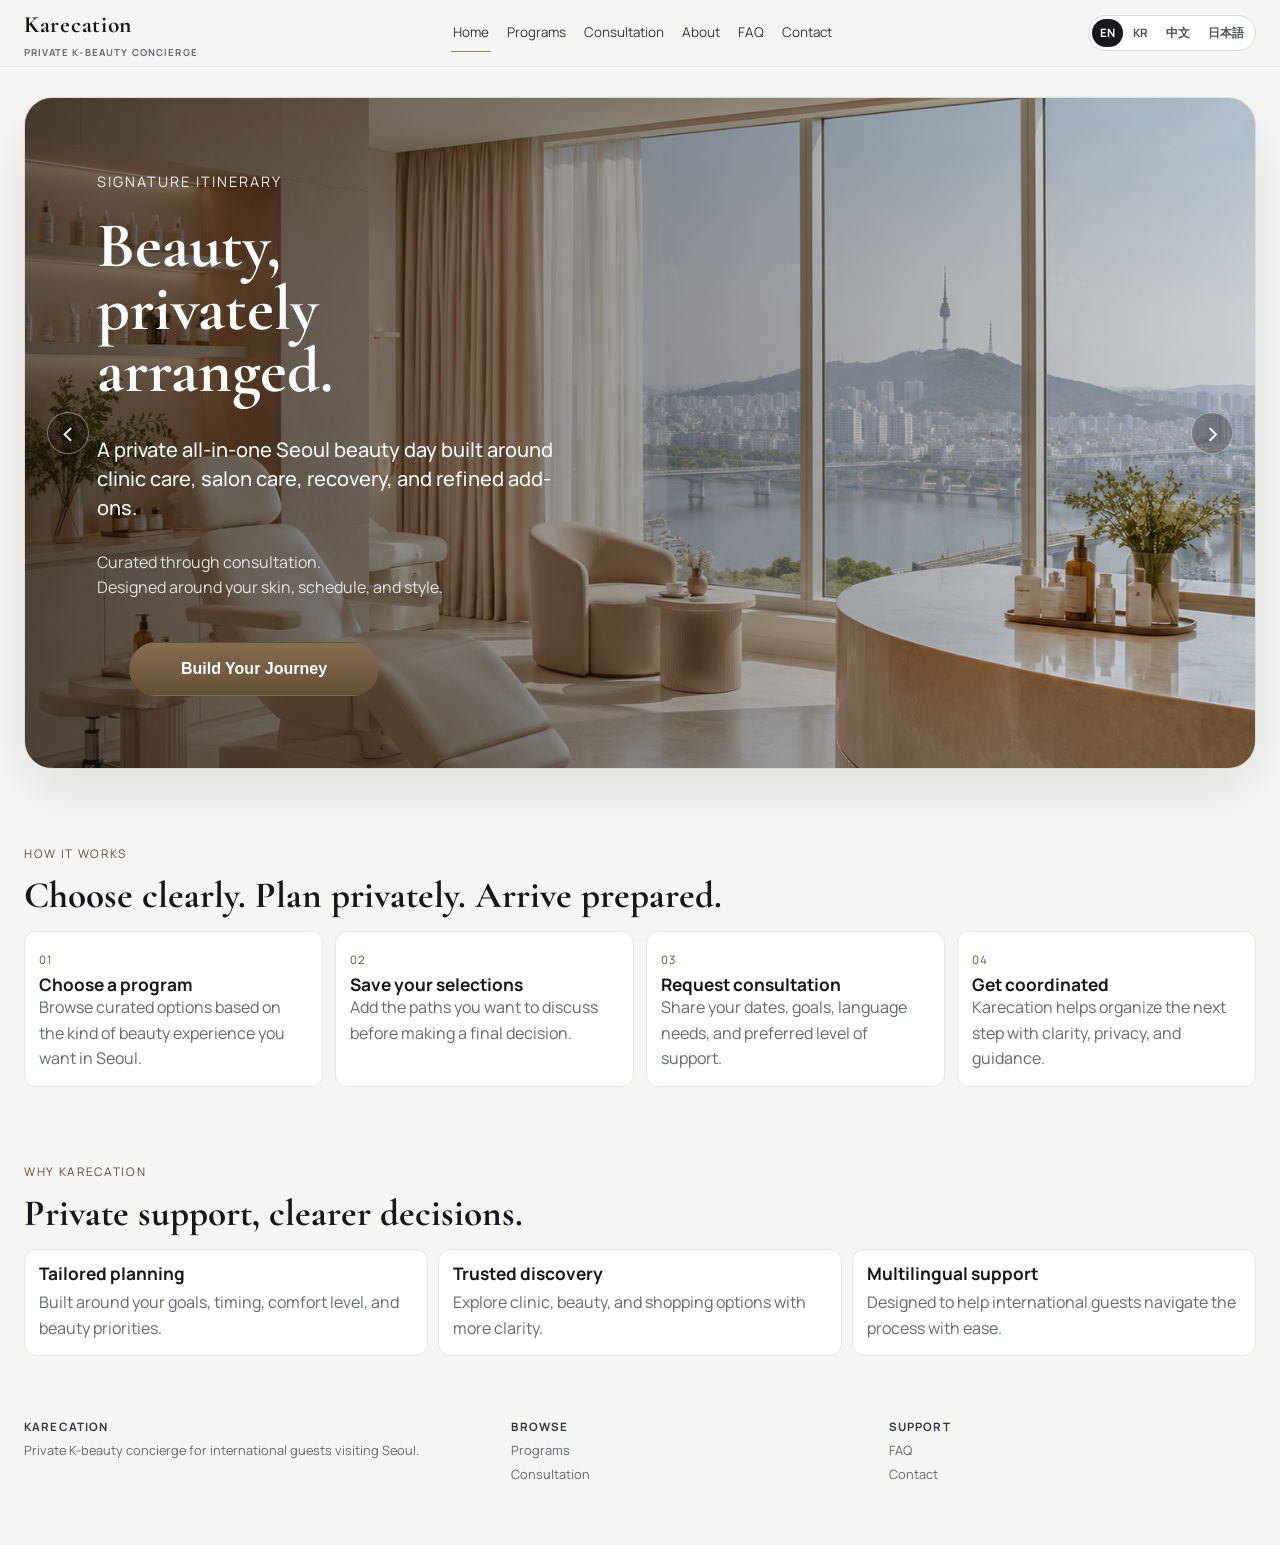
<file: index.html>
<!DOCTYPE html>
<html lang="en">
<head>
  <meta charset="UTF-8">
  <meta name="viewport" content="width=device-width, initial-scale=1.0, viewport-fit=cover">
  <title>Karecation | Private K-beauty concierge</title>
  <meta name="description" content="Private K-beauty concierge for international guests visiting Seoul.">
  <link rel="stylesheet" href="./style.css?v=20260609-booking-pricing-v2">
  <script src="./script.js?v=20260609-sheet-value-v1" defer></script>
</head>
<body data-page="home">
  <header class="site-header">
    <div class="container nav-row">
      <a class="brand" href="index.html">Karecation<small>Private K-beauty concierge</small></a>
      <nav class="main-nav" aria-label="Main">
        <a data-page="home" href="index.html">Home</a>
        <a data-page="programs" href="programs.html">Programs</a>
        <a data-page="booking" href="booking.html">Consultation</a>
        <a data-page="about" href="about.html">About</a>
        <a data-page="faq" href="faq.html">FAQ</a>
        <a data-page="contact" href="contact.html">Contact</a>
      </nav>
      <a class="cart-entry" href="cart.html">Cart <span class="cart-count" data-cart-count>0</span></a>
    </div>
  </header>

  <main>
    <section class="section-sm home-hero-section">
      <div class="container hero-wide-container">
        <aside class="hero-background-card card" aria-labelledby="allInOnePackageTitle">
          <figure class="hero-carousel-bg all-in-one-carousel" data-allinone-carousel tabindex="0" aria-label="All-in-One package visual slideshow">
            <div class="all-in-one-carousel-viewport">
              <div class="all-in-one-carousel-track" data-carousel-track>
                <img class="hero-bg-slide all-in-one-slide is-active" src="hero-slide-1-v2.png" alt="Premium Seoul beauty spa with Namsan view" loading="lazy" decoding="async">
                <img class="hero-bg-slide all-in-one-slide" src="hero-slide-2.png" alt="Luxury K-beauty concierge boutique with city view" loading="lazy" decoding="async">
                <img class="hero-bg-slide all-in-one-slide" src="hero-slide-3.png" alt="Serene Seoul spa room with sunset view" loading="lazy" decoding="async">
                <img class="hero-bg-slide all-in-one-slide" src="hero-slide-4.png" alt="Elegant Seoul beauty salon with Han River view" loading="lazy" decoding="async">
              </div>
            </div>
          </figure>
          <div class="hero-bg-overlay" aria-hidden="true"></div>
          <div class="all-in-one-carousel-controls" aria-label="Carousel controls">
            <button class="carousel-control carousel-control-prev" type="button" data-carousel-prev aria-label="Previous slide">&#8249;</button>
            <button class="carousel-control carousel-control-next" type="button" data-carousel-next aria-label="Next slide">&#8250;</button>
          </div>
          <div class="hero-overlay-content">
            <p class="eyebrow" id="allInOneCardEyebrow">Signature itinerary</p>
            <h1 id="allInOnePackageTitle" class="hero-package-title">Beauty, privately arranged.</h1>
            <p class="muted" id="allInOneCardDescription">A private all-in-one Seoul beauty day built around clinic care, salon care, recovery, and refined add-ons.</p>
            <p class="hero-package-note" id="allInOneCardNote">Curated through consultation.<br>Designed around your skin, schedule, and style.</p>
            <div class="home-package-cta">
              <button class="btn btn-primary" id="allInOneCardButton" type="button" data-builder-toggle>Build Your Journey</button>
            </div>
          </div>
        </aside>
        <section class="allinone-builder allinone-builder-card card" id="allInOneBuilder" hidden aria-live="polite">
          <header class="allinone-builder-head">
            <h4 id="allInOneBuilderTitle">Build your beauty journey.</h4>
            <p class="muted" id="allInOneBuilderLead">Select any care options you'd like. Your final itinerary will be refined after consultation.</p>
            <p class="allinone-counter" id="allInOneCounter">0 selected</p>
            <p class="allinone-ready" id="allInOneReady" hidden>Your journey is ready.</p>
          </header>

          <div class="allinone-group">
            <p class="allinone-group-label" id="allInOneRequiredLabel">Select Your Care Options</p>
            <div class="allinone-options">
              <button class="allinone-option" type="button" data-builder-option data-builder-group="skin" data-program-id="advanced-contour-lift">
                <strong id="allInOneSkinAdvancedTitle">Advanced Contour &amp; Lift</strong>
                <span id="allInOneSkinAdvancedDesc">Lifting, pigment care, wrinkle refinement, and facial contour support.</span>
              </button>
              <button class="allinone-option" type="button" data-builder-option data-builder-group="skin" data-program-id="clear-calm-skin-care">
                <strong id="allInOneSkinClearTitle">Clear &amp; Calm Skin Care</strong>
                <span id="allInOneSkinClearDesc">Soothing care for sensitive, acne-prone, or irritated skin.</span>
              </button>
              <button class="allinone-option" type="button" data-builder-option data-builder-group="skin" data-program-id="glow-hydration-boost">
                <strong id="allInOneSkinGlowTitle">Glow &amp; Hydration Boost</strong>
                <span id="allInOneSkinGlowDesc">Moisture-focused skin care for a fresh, luminous finish.</span>
              </button>
              <button class="allinone-option" type="button" data-builder-option data-builder-group="skin" data-program-id="pigment-tone-refinement">
                <strong id="allInOneSkinPigmentTitle">Pigment &amp; Tone Refinement</strong>
                <span id="allInOneSkinPigmentDesc">Targeted care for uneven tone, dullness, and visible pigmentation.</span>
              </button>
            </div>
          </div>

          <div class="allinone-group">
            <p class="allinone-group-label" id="allInOneOptionalLabel" hidden></p>
            <p class="allinone-category-label" id="allInOneRecoveryLabel">Recovery &amp; Comfort</p>
            <div class="allinone-options">
              <button class="allinone-option" type="button" data-builder-option data-builder-group="optional" data-program-id="scalp-diagnosis-spa">
                <strong id="allInOneOptScalpTitle">Scalp Recovery Care</strong>
                <span id="allInOneOptScalpDesc">Scalp diagnosis, scaling, and relaxing treatment support.</span>
              </button>
              <button class="allinone-option" type="button" data-builder-option data-builder-group="optional" data-program-id="body-massage">
                <strong id="allInOneOptBodyTitle">Body Recovery Massage</strong>
                <span id="allInOneOptBodyDesc">Full-body massage focused on recovery, comfort, and release.</span>
              </button>
              <button class="allinone-option" type="button" data-builder-option data-builder-group="optional" data-program-id="calming-facial-recovery">
                <strong id="allInOneOptCalmingTitle">Calming Facial Recovery</strong>
                <span id="allInOneOptCalmingDesc">Post-treatment soothing care for sensitive or tired skin.</span>
              </button>
              <button class="allinone-option" type="button" data-builder-option data-builder-group="optional" data-program-id="private-rest-tea-time">
                <strong id="allInOneOptTeaTitle">Private Heat &amp; Ice Time</strong>
                <span id="allInOneOptTeaDesc">A private heat and ice recovery ritual with concierge support.</span>
              </button>
            </div>
            <p class="allinone-category-label" id="allInOneBeautyLabel">Beauty Finishing</p>
            <div class="allinone-options">
              <button class="allinone-option" type="button" data-builder-option data-builder-group="optional" data-program-id="hair-salon">
                <strong id="allInOneOptSalonTitle">Salon Finish</strong>
                <span id="allInOneOptSalonDesc">Haircut or hair clinic treatment with consultation and finishing.</span>
              </button>
              <button class="allinone-option" type="button" data-builder-option data-builder-group="optional" data-program-id="celebrity-hair-makeup">
                <strong id="allInOneOptHMUTitle">Hair &amp; Makeup Styling</strong>
                <span id="allInOneOptHMUDesc">Professional hair styling for a polished, camera-ready look.</span>
              </button>
              <button class="allinone-option" type="button" data-builder-option data-builder-group="optional" data-program-id="nail-care">
                <strong id="allInOneOptNailTitle">Nail/Pedi Detail Care</strong>
                <span id="allInOneOptNailDesc">Nail or pedi care with shaping, cuticle care, and finish.</span>
              </button>
              <button class="allinone-option" type="button" data-builder-option data-builder-group="optional" data-program-id="k-beauty-makeup-lesson">
                <strong id="allInOneOptLessonTitle">K-Beauty Makeup Lesson</strong>
                <span id="allInOneOptLessonDesc">A guided beauty session focused on Korean makeup style and product use.</span>
              </button>
            </div>
            <p class="allinone-category-label" id="allInOneConciergeLabel">Concierge &amp; Lifestyle</p>
            <div class="allinone-options">
              <button class="allinone-option" type="button" data-builder-option data-builder-group="optional" data-program-id="beauty-shopping">
                <strong id="allInOneOptShopTitle">Beauty Shopping Curation</strong>
                <span id="allInOneOptShopDesc">Guided K-beauty shopping support, including destinations such as Olive Young.</span>
              </button>
              <button class="allinone-option" type="button" data-builder-option data-builder-group="optional" data-program-id="skincare-product-matching">
                <strong id="allInOneOptProductTitle">Signature Product Matching</strong>
                <span id="allInOneOptProductDesc">Personalized product recommendations based on skin concerns and routine.</span>
              </button>
              <button class="allinone-option" type="button" data-builder-option data-builder-group="optional" data-program-id="clinic-interpreter-support">
                <strong id="allInOneOptInterpreterTitle">Clinic Interpreter Support</strong>
                <span id="allInOneOptInterpreterDesc">Language support during clinic visit, consultation, and treatment flow.</span>
              </button>
              <button class="allinone-option" type="button" data-builder-option data-builder-group="optional" data-program-id="recovery-meal-recommendation">
                <strong id="allInOneOptMealTitle">Recovery Meal Recommendation</strong>
                <span id="allInOneOptMealDesc">Curated restaurant or cafe recommendation after treatment.</span>
              </button>
              <button class="allinone-option" type="button" data-builder-option data-builder-group="optional" data-program-id="photo-spot-lifestyle-curation">
                <strong id="allInOneOptPhotoTitle">Photo Spot &amp; Lifestyle Curation</strong>
                <span id="allInOneOptPhotoDesc">Optional Seoul beauty lifestyle routing for photos, cafes, and soft leisure.</span>
              </button>
            </div>
          </div>

          <button class="btn btn-primary" id="allInOneContinueButton" type="button" data-builder-continue>Request Private Consultation</button>
        </section>
      </div>
    </section>

    <section class="section-sm">
      <div class="container">
        <p class="eyebrow" id="homeHowEyebrow">How It Works</p>
        <h2 class="section-title" id="homeHowTitle">Choose clearly. Plan privately. Arrive prepared.</h2>
        <div class="step-grid step-grid-4">
          <article class="step"><span class="step-index">01</span><h3 id="homeStep1Title">Choose a program</h3><p class="muted" id="homeStep1Text">Browse curated options based on the kind of beauty experience you want in Seoul.</p></article>
          <article class="step"><span class="step-index">02</span><h3 id="homeStep2Title">Save your selections</h3><p class="muted" id="homeStep2Text">Add the paths you want to discuss before making a final decision.</p></article>
          <article class="step"><span class="step-index">03</span><h3 id="homeStep3Title">Request consultation</h3><p class="muted" id="homeStep3Text">Share your dates, goals, language needs, and preferred level of support.</p></article>
          <article class="step"><span class="step-index">04</span><h3 id="homeStep4Title">Get coordinated</h3><p class="muted" id="homeStep4Text">Karecation helps organize the next step with clarity, privacy, and guidance.</p></article>
        </div>
      </div>
    </section>

    <section class="section-sm">
      <div class="container">
        <p class="eyebrow" id="homeTrustEyebrow">Why Karecation</p>
        <h2 class="section-title" id="homeTrustTitle">Private support, clearer decisions.</h2>
        <div class="info-grid">
          <article class="info-card"><h3 id="homeTrust1Title">Tailored planning</h3><p class="muted" id="homeTrust1Text" style="margin-top:6px;">Built around your goals, timing, comfort level, and beauty priorities.</p></article>
          <article class="info-card"><h3 id="homeTrust2Title">Trusted discovery</h3><p class="muted" id="homeTrust2Text" style="margin-top:6px;">Explore clinic, beauty, and shopping options with more clarity.</p></article>
          <article class="info-card"><h3 id="homeTrust3Title">Multilingual support</h3><p class="muted" id="homeTrust3Text" style="margin-top:6px;">Designed to help international guests navigate the process with ease.</p></article>
        </div>
      </div>
    </section>

  </main>

  <footer class="site-footer">
    <div class="container footer-grid">
      <div><h4>Karecation</h4><p>Private K-beauty concierge for international guests visiting Seoul.</p></div>
      <div><h4>Browse</h4><div class="footer-links"><a href="programs.html">Programs</a><a href="booking.html">Consultation</a></div></div>
      <div><h4>Support</h4><div class="footer-links"><a href="faq.html">FAQ</a><a href="contact.html">Contact</a></div></div>
    </div>
  </footer>

  <a class="floating-cart" href="cart.html">Cart <strong data-cart-count>0</strong></a>
  <div class="container"><p id="globalFlash" class="status-message"></p></div>
</body>
</html>
</file>
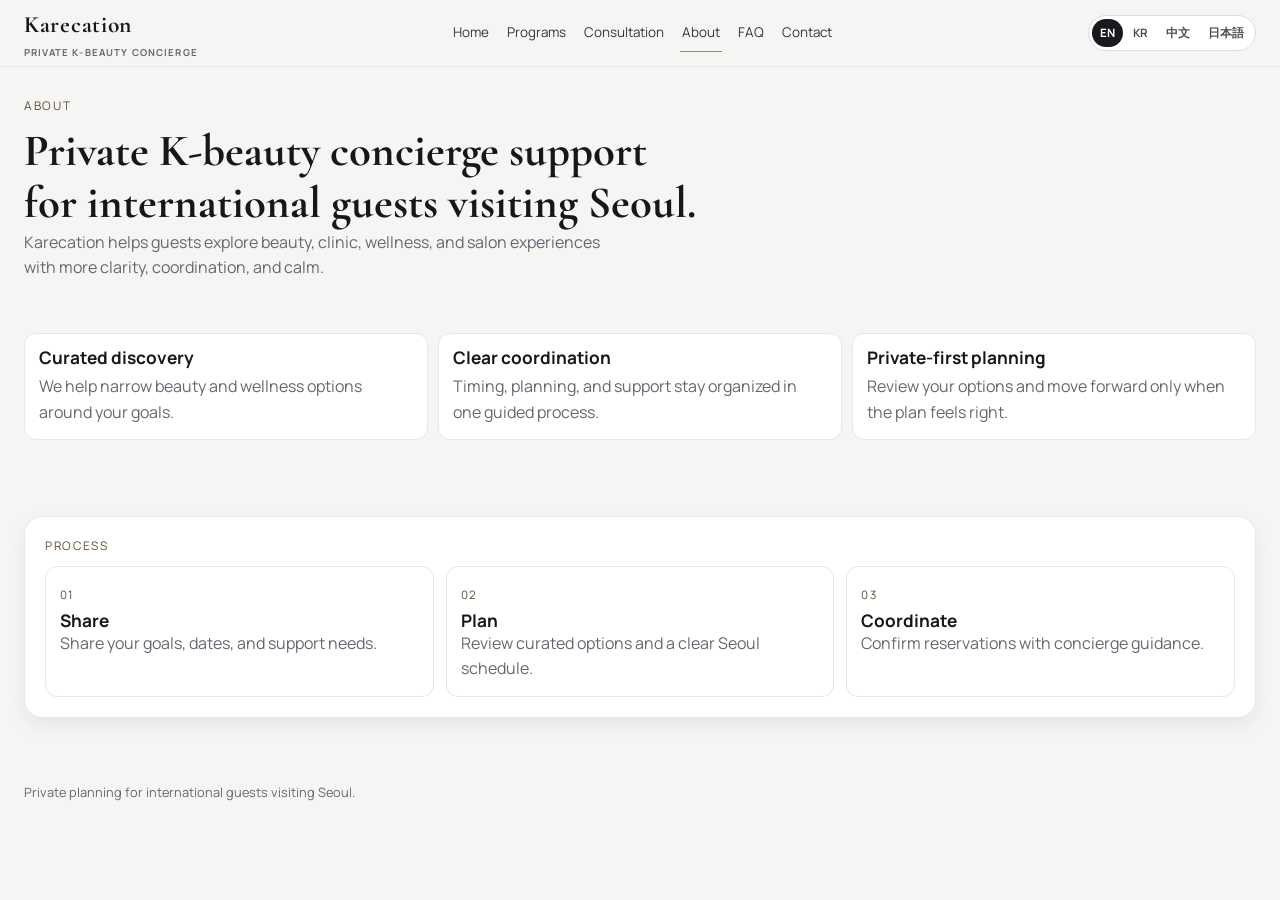
<file: about.html>
<!DOCTYPE html>
<html lang="en">
<head>
  <meta charset="UTF-8">
  <meta name="viewport" content="width=device-width, initial-scale=1.0, viewport-fit=cover">
  <title>About | Karecation</title>
  <meta name="description" content="How Karecation coordinates private K-beauty care for international guests visiting Seoul.">
  <link rel="stylesheet" href="./style.css?v=20260609-booking-pricing-v2">
  <script src="./script.js?v=20260609-sheet-value-v1" defer></script>
</head>
<body data-page="about">
  <header class="site-header">
    <div class="container nav-row">
      <a class="brand" href="index.html">Karecation<small>Private K-beauty concierge</small></a>
      <nav class="main-nav" aria-label="Main">
        <a data-page="home" href="index.html">Home</a>
        <a data-page="programs" href="programs.html">Programs</a>
        <a data-page="booking" href="booking.html">Consultation</a>
        <a data-page="about" href="about.html">About</a>
        <a data-page="faq" href="faq.html">FAQ</a>
        <a data-page="contact" href="contact.html">Contact</a>
      </nav>
      <a class="cart-entry" href="cart.html">Cart <span class="cart-count" data-cart-count>0</span></a>
    </div>
  </header>

  <main>
    <section class="page-hero">
      <div class="container">
        <p class="eyebrow">About</p>
        <h1>Private K-beauty concierge for international guests visiting Seoul.</h1>
        <p class="lead">Beauty, wellness, and clinic-focused care through a clear, considered process.</p>
      </div>
    </section>

    <section class="section-sm">
      <div class="container info-grid">
        <article class="info-card"><h3 id="aboutCard1Title">Personalized Discovery</h3><p class="muted" id="aboutCard1Text" style="margin-top:6px;">We narrow beauty, wellness, and clinic options around your goals.</p></article>
        <article class="info-card"><h3 id="aboutCard2Title">Clear Coordination</h3><p class="muted" id="aboutCard2Text" style="margin-top:6px;">Scheduling, timing, language needs, and itinerary flow stay in one process.</p></article>
        <article class="info-card"><h3 id="aboutCard3Title">Request-First Flow</h3><p class="muted" id="aboutCard3Text" style="margin-top:6px;">Ask privately before choosing a package or final schedule.</p></article>
      </div>
    </section>

    <section class="section-sm">
      <div class="container card card-inner">
        <p class="eyebrow" id="aboutFlowEyebrow">Process</p>
        <div class="step-grid">
          <article class="step"><span class="step-index">01</span><h3 id="aboutStep1Title">Share</h3><p class="muted" id="aboutStep1Text">Tell us your goals, dates, nationality, and support needs.</p></article>
          <article class="step"><span class="step-index">02</span><h3 id="aboutStep2Title">Plan</h3><p class="muted" id="aboutStep2Text">Review suitable paths and a practical Seoul schedule.</p></article>
          <article class="step"><span class="step-index">03</span><h3 id="aboutStep3Title">Coordinate</h3><p class="muted" id="aboutStep3Text">Move forward with consultation coordination and concierge support.</p></article>
        </div>
      </div>
    </section>
  </main>

  <footer class="site-footer">
    <div class="container">Built for private, confident decisions before your Seoul visit.</div>
  </footer>

  <a class="floating-cart" href="cart.html">Cart <strong data-cart-count>0</strong></a>
  <div class="container"><p id="globalFlash" class="status-message"></p></div>
</body>
</html>
</file>
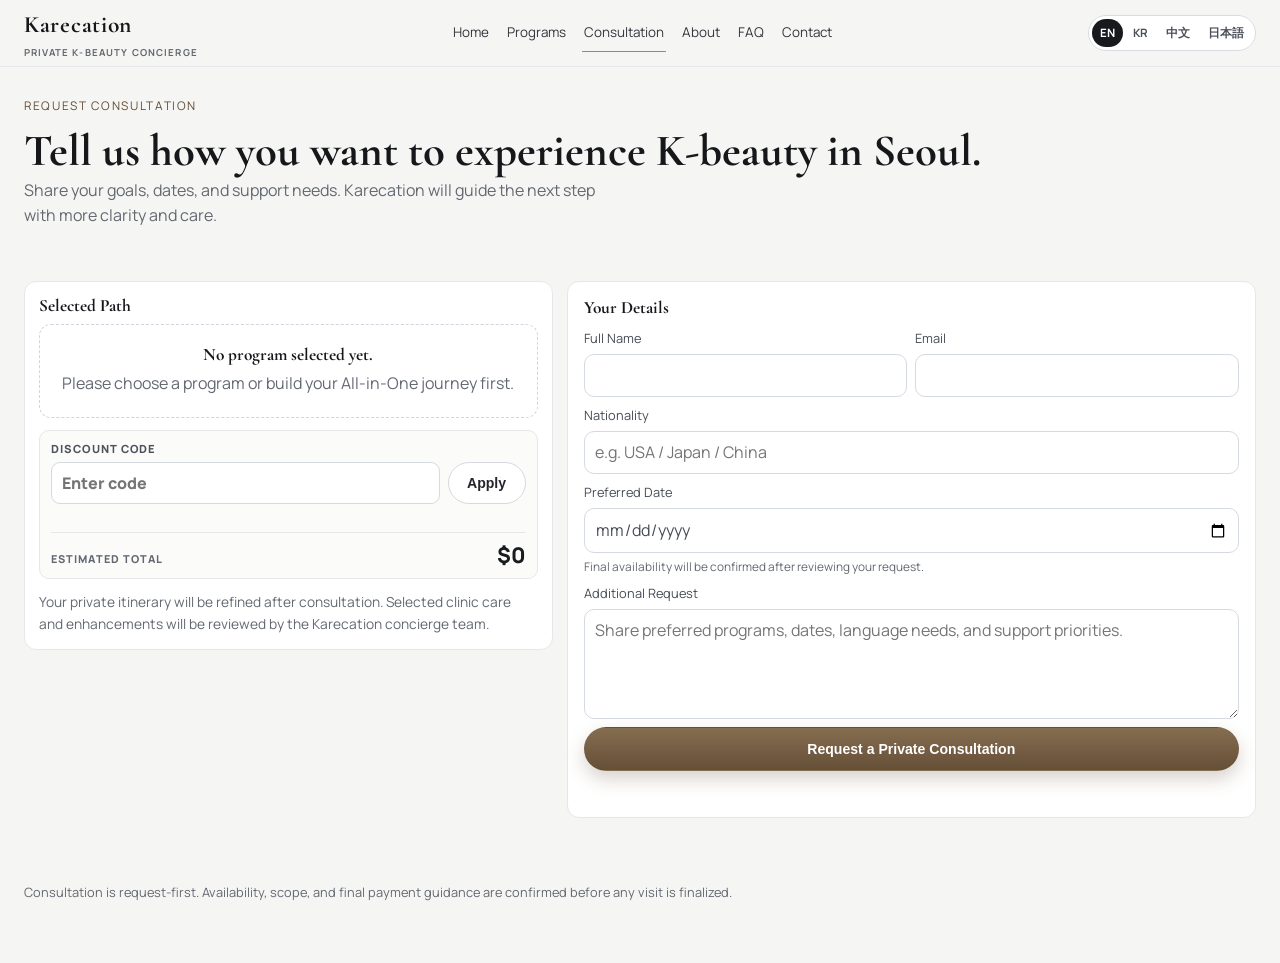
<file: booking.html>
<!DOCTYPE html>
<html lang="en">
<head>
  <meta charset="UTF-8">
  <meta name="viewport" content="width=device-width, initial-scale=1.0, viewport-fit=cover">
  <title>Private Consultation | Karecation</title>
  <meta name="description" content="Request a private Karecation consultation for Seoul K-beauty, wellness, and clinic-focused coordination.">
  <link rel="stylesheet" href="./style.css?v=20260609-booking-pricing-v2">
  <script src="./script.js?v=20260609-sheet-value-v1" defer></script>
</head>
<body data-page="booking">
  <header class="site-header">
    <div class="container nav-row">
      <a class="brand" href="index.html">Karecation<small>Private K-beauty concierge</small></a>
      <nav class="main-nav" aria-label="Main">
        <a data-page="home" href="index.html">Home</a>
        <a data-page="programs" href="programs.html">Programs</a>
        <a data-page="booking" href="booking.html">Consultation</a>
        <a data-page="about" href="about.html">About</a>
        <a data-page="faq" href="faq.html">FAQ</a>
        <a data-page="contact" href="contact.html">Contact</a>
      </nav>
      <a class="cart-entry" href="cart.html">Cart <span class="cart-count" data-cart-count>0</span></a>
    </div>
  </header>

  <main>
    <section class="page-hero">
      <div class="container">
        <p class="eyebrow">Private Consultation</p>
        <h1>Tell us how you want to experience K-beauty in Seoul.</h1>
        <p class="lead">Share your goals, dates, and support needs. Karecation will guide your next step with clarity and care.</p>
      </div>
    </section>

    <section class="section-sm">
      <div class="container booking-grid">
        <aside class="summary-card">
          <h3 class="display" style="margin-bottom:8px;">Selected Path</h3>
          <div id="bookingSummary" class="list-stack"></div>
          <div class="pricing-summary" aria-label="Pricing summary">
            <form class="discount-code-form" data-discount-form novalidate>
              <label class="discount-code-label">
                <span data-discount-label>DISCOUNT CODE</span>
                <span class="discount-code-controls">
                  <input
                    type="text"
                    autocomplete="off"
                    spellcheck="false"
                    data-discount-input
                    aria-describedby="bookingDiscountMessage"
                    placeholder="Enter code"
                  >
                  <button class="btn btn-secondary discount-apply-button" type="submit" data-discount-apply>Apply</button>
                </span>
              </label>
              <span class="discount-code-message" id="bookingDiscountMessage" data-discount-message aria-live="polite"></span>
            </form>

            <div class="estimated-total-block">
              <span class="estimated-total-label" data-total-label>ESTIMATED TOTAL</span>
              <strong class="estimated-total-value" data-estimated-total>$0</strong>
            </div>
          </div>
          <p class="muted" style="font-size:.86rem; margin-top:10px;">Your private itinerary will be refined after consultation. Selected clinic care and enhancements will be reviewed by the Karecation concierge team.</p>
        </aside>

        <article class="form-card">
          <h3 class="display" style="margin-bottom:10px;">Your Details</h3>
          <form id="bookingForm" style="display:grid; gap:8px;">
            <div class="field-grid">
              <label>
                Full Name
                <input id="fullName" name="name" type="text" required>
              </label>
              <label>
                Email
                <input id="email" name="email" type="email" required>
              </label>
            </div>

            <label>
              Nationality
              <input id="nationality" name="nationality" type="text" placeholder="e.g. USA / Japan / China" required>
            </label>

            <label>
              Preferred Date
              <input id="preferredDate" name="preferredDate" type="date" required>
              <span class="field-helper" id="preferredDateHelper">Final availability will be confirmed after reviewing your request.</span>
            </label>

            <label>
              Additional Request
              <textarea id="requestNote" name="message" placeholder="Share preferred programs, dates, language needs, and support priorities."></textarea>
            </label>

            <button class="btn btn-primary" type="submit">Request a Private Consultation</button>
            <p id="bookingStatus" class="status-message"></p>
          </form>
        </article>
      </div>
    </section>
  </main>

  <footer class="site-footer">
    <div class="container">Request-first process. Scope, availability, and payment are confirmed before final coordination.</div>
  </footer>

  <a class="floating-cart" href="cart.html">Cart <strong data-cart-count>0</strong></a>
  <div class="container"><p id="globalFlash" class="status-message"></p></div>
</body>
</html>
</file>
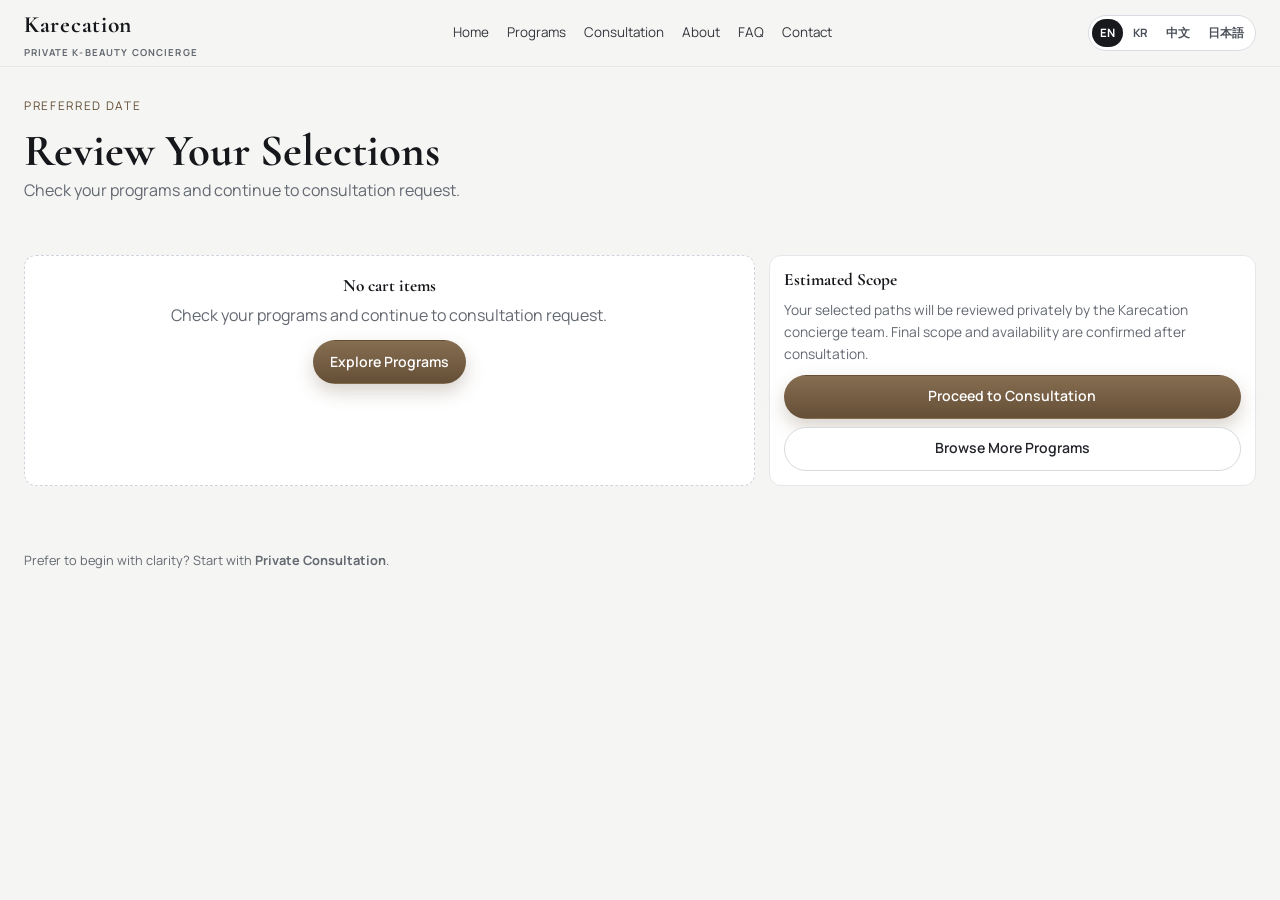
<file: cart.html>
<!DOCTYPE html>
<html lang="en">
<head>
  <meta charset="UTF-8">
  <meta name="viewport" content="width=device-width, initial-scale=1.0, viewport-fit=cover">
  <title>Cart | Karecation</title>
  <meta name="description" content="Review selected Karecation concierge paths before requesting a private consultation.">
  <link rel="stylesheet" href="./style.css?v=20260609-booking-pricing-v2">
  <script src="./script.js?v=20260609-sheet-value-v1" defer></script>
</head>
<body data-page="cart">
  <header class="site-header">
    <div class="container nav-row">
      <a class="brand" href="index.html">Karecation<small>Private K-beauty concierge</small></a>
      <nav class="main-nav" aria-label="Main">
        <a data-page="home" href="index.html">Home</a>
        <a data-page="programs" href="programs.html">Programs</a>
        <a data-page="booking" href="booking.html">Consultation</a>
        <a data-page="about" href="about.html">About</a>
        <a data-page="faq" href="faq.html">FAQ</a>
        <a data-page="contact" href="contact.html">Contact</a>
      </nav>
      <a class="cart-entry" href="cart.html">Cart <span class="cart-count" data-cart-count>0</span></a>
    </div>
  </header>

  <main>
    <section class="page-hero">
      <div class="container">
        <p class="eyebrow">Selected Path</p>
        <h1>Review your concierge request before consultation.</h1>
        <p class="lead">Confirm programs, guests, and preferred dates before sending your consultation request.</p>
      </div>
    </section>

    <section class="section-sm">
      <div class="container cart-layout">
        <div class="cart-items" id="cartItems"></div>

        <aside class="summary-card">
          <h3 class="display" style="margin-bottom:8px;">Estimated Scope</h3>
          <p class="muted" style="font-size:.86rem; margin:8px 0 10px;">Your selected paths will be reviewed privately by the Karecation concierge team. Final scope and availability are confirmed after consultation.</p>
          <a class="btn btn-primary" style="width:100%;" href="booking.html">Request Consultation</a>
          <a class="btn btn-secondary" style="width:100%; margin-top:8px;" href="programs.html">Explore More Paths</a>
        </aside>
      </div>
    </section>
  </main>

  <footer class="site-footer">
    <div class="container">Need guidance? Start with a <strong>Private Consultation</strong>.</div>
  </footer>

  <a class="floating-cart" href="cart.html">Cart <strong data-cart-count>0</strong></a>
  <div class="container"><p id="globalFlash" class="status-message"></p></div>
</body>
</html>
</file>
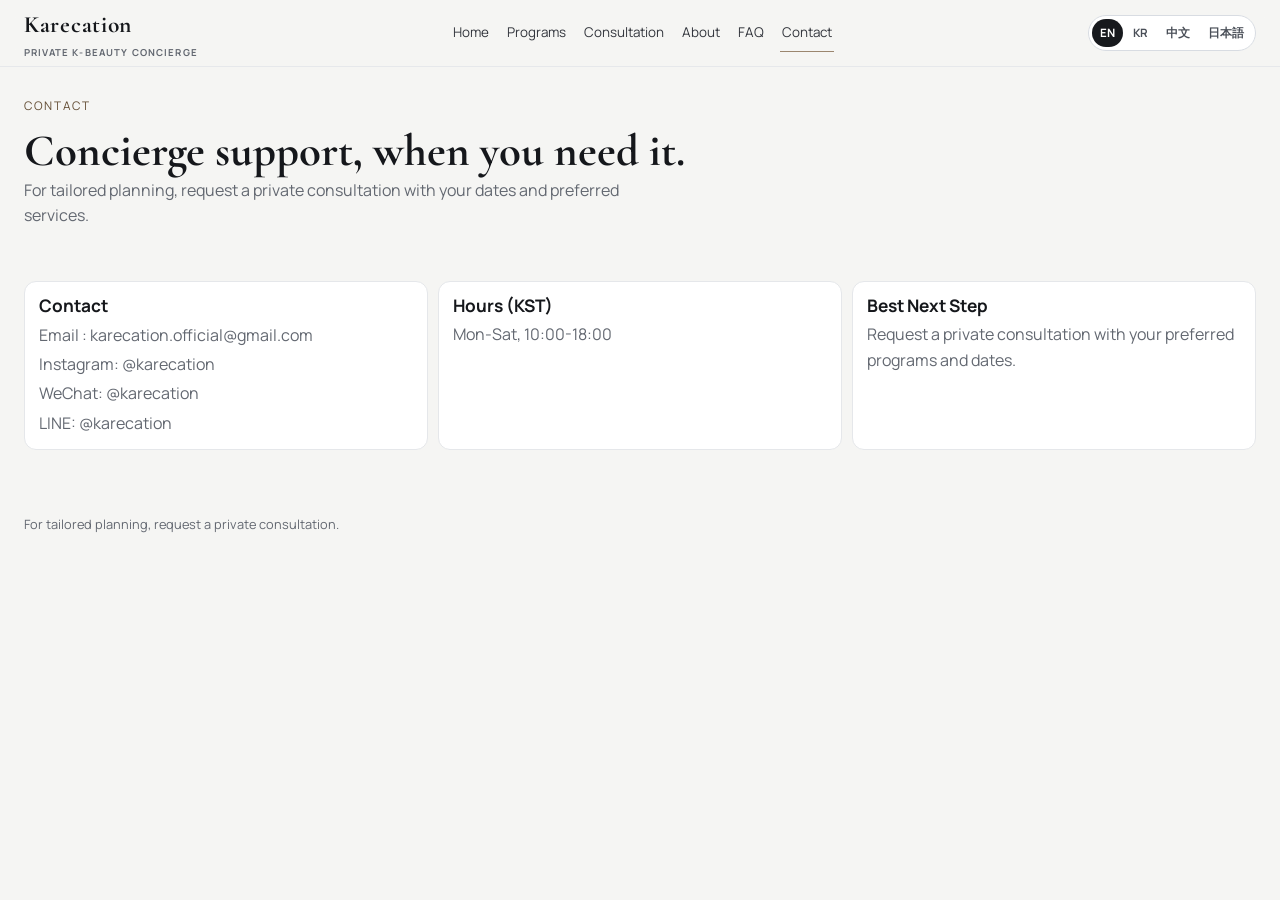
<file: contact.html>
<!DOCTYPE html>
<html lang="en">
<head>
  <meta charset="UTF-8">
  <meta name="viewport" content="width=device-width, initial-scale=1.0, viewport-fit=cover">
  <title>Contact | Karecation</title>
  <meta name="description" content="Private K-beauty concierge contact for international guests visiting Seoul.">
  <link rel="stylesheet" href="./style.css?v=20260609-booking-pricing-v2">
  <script src="./script.js?v=20260609-sheet-value-v1" defer></script>
</head>
<body data-page="contact">
  <header class="site-header">
    <div class="container nav-row">
      <a class="brand" href="index.html">Karecation<small>Private K-beauty concierge</small></a>
      <nav class="main-nav" aria-label="Main">
        <a data-page="home" href="index.html">Home</a>
        <a data-page="programs" href="programs.html">Programs</a>
        <a data-page="booking" href="booking.html">Consultation</a>
        <a data-page="about" href="about.html">About</a>
        <a data-page="faq" href="faq.html">FAQ</a>
        <a data-page="contact" href="contact.html">Contact</a>
      </nav>
      <a class="cart-entry" href="cart.html">Cart <span class="cart-count" data-cart-count>0</span></a>
    </div>
  </header>

  <main>
    <section class="page-hero">
      <div class="container">
        <p class="eyebrow">Contact</p>
        <h1>Concierge support, when you need it.</h1>
        <p class="lead">For tailored planning, request a private consultation with your dates and preferred programs.</p>
      </div>
    </section>

    <section class="section-sm">
      <div class="container info-grid">
        <article class="info-card">
          <h3 id="contactEmailTitle">Contact</h3>
          <div class="contact-line-list">
            <p class="muted" id="contactEmailLine">Email : karecation.official@gmail.com</p>
            <p class="muted" id="contactInstagramLine">Instagram: @karecation</p>
            <p class="muted" id="contactWeChatLine">WeChat: @karecation</p>
            <p class="muted" id="contactLineLine">LINE: @karecation</p>
          </div>
        </article>
        <article class="info-card">
          <h3 id="contactHoursTitle">Hours (KST)</h3>
          <p class="muted" id="contactHoursLine" style="margin-top:6px;">Mon-Sat, 10:00-18:00</p>
        </article>
        <article class="info-card">
          <h3 id="contactNextTitle">Best Next Step</h3>
          <p class="muted" id="contactNextLine" style="margin-top:6px;">Request a private consultation with your preferred programs and dates.</p>
        </article>
      </div>
    </section>
  </main>

  <footer class="site-footer">
    <div class="container">For a faster reply, include your dates and preferred programs.</div>
  </footer>

  <a class="floating-cart" href="cart.html">Cart <strong data-cart-count>0</strong></a>
  <div class="container"><p id="globalFlash" class="status-message"></p></div>
</body>
</html>
</file>
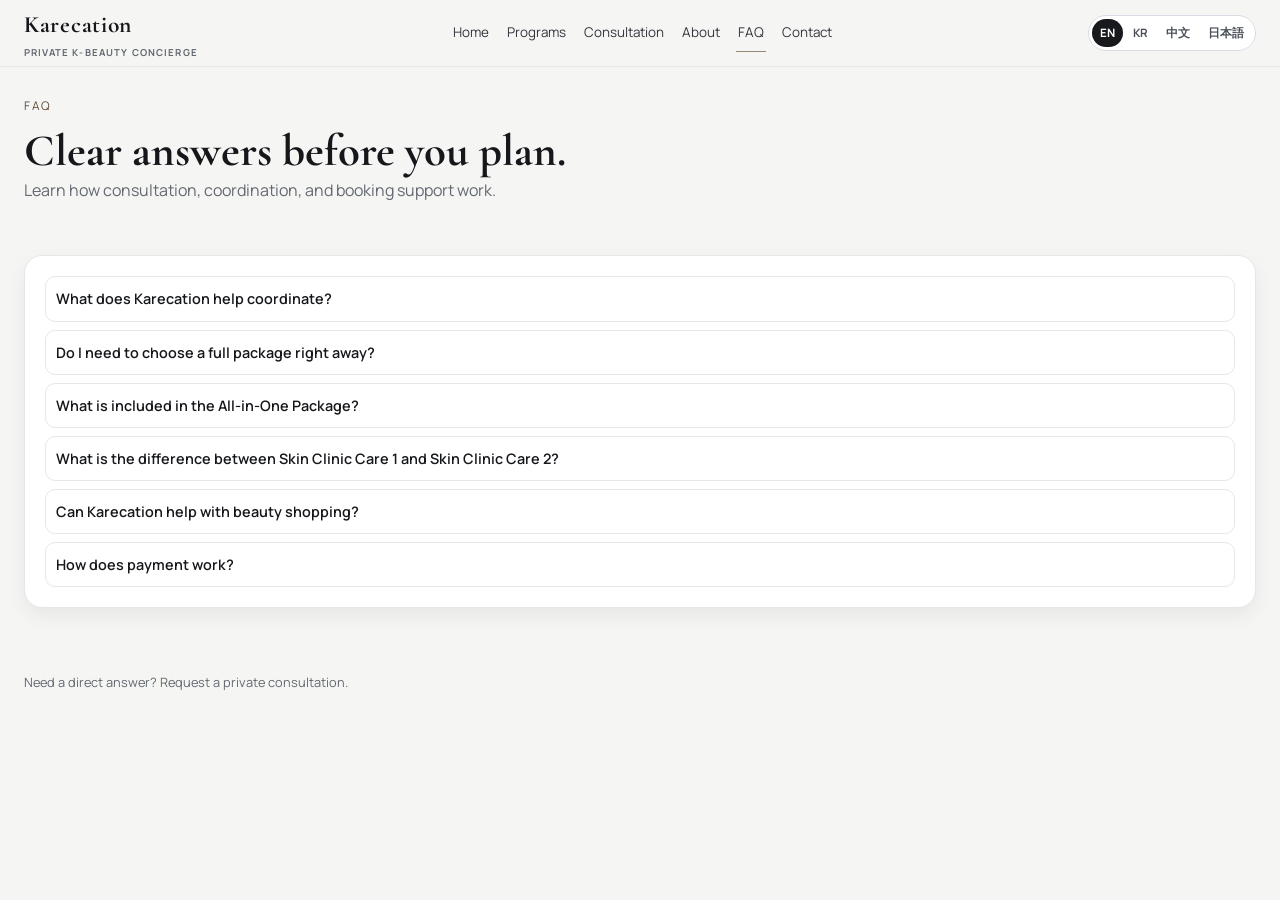
<file: faq.html>
<!DOCTYPE html>
<html lang="en">
<head>
  <meta charset="UTF-8">
  <meta name="viewport" content="width=device-width, initial-scale=1.0, viewport-fit=cover">
  <title>FAQ | Karecation</title>
  <meta name="description" content="Clear consultation and coordination answers for international guests visiting Seoul.">
  <link rel="stylesheet" href="./style.css?v=20260609-booking-pricing-v2">
  <script src="./script.js?v=20260609-sheet-value-v1" defer></script>
</head>
<body data-page="faq">
  <header class="site-header">
    <div class="container nav-row">
      <a class="brand" href="index.html">Karecation<small>Private K-beauty concierge</small></a>
      <nav class="main-nav" aria-label="Main">
        <a data-page="home" href="index.html">Home</a>
        <a data-page="programs" href="programs.html">Programs</a>
        <a data-page="booking" href="booking.html">Consultation</a>
        <a data-page="about" href="about.html">About</a>
        <a data-page="faq" href="faq.html">FAQ</a>
        <a data-page="contact" href="contact.html">Contact</a>
      </nav>
      <a class="cart-entry" href="cart.html">Cart <span class="cart-count" data-cart-count>0</span></a>
    </div>
  </header>

  <main>
    <section class="page-hero">
      <div class="container">
        <p class="eyebrow">FAQ</p>
        <h1>Clear answers before you plan.</h1>
        <p class="lead">What Karecation can coordinate, how consultation works, and how to begin privately.</p>
      </div>
    </section>

    <section class="section-sm">
      <div class="container card card-inner">
        <div class="faq-list" id="faqList"></div>
      </div>
    </section>
  </main>

  <footer class="site-footer">
    <div class="container">Need a direct answer? Request a private consultation.</div>
  </footer>

  <a class="floating-cart" href="cart.html">Cart <strong data-cart-count>0</strong></a>
  <div class="container"><p id="globalFlash" class="status-message"></p></div>
</body>
</html>
</file>
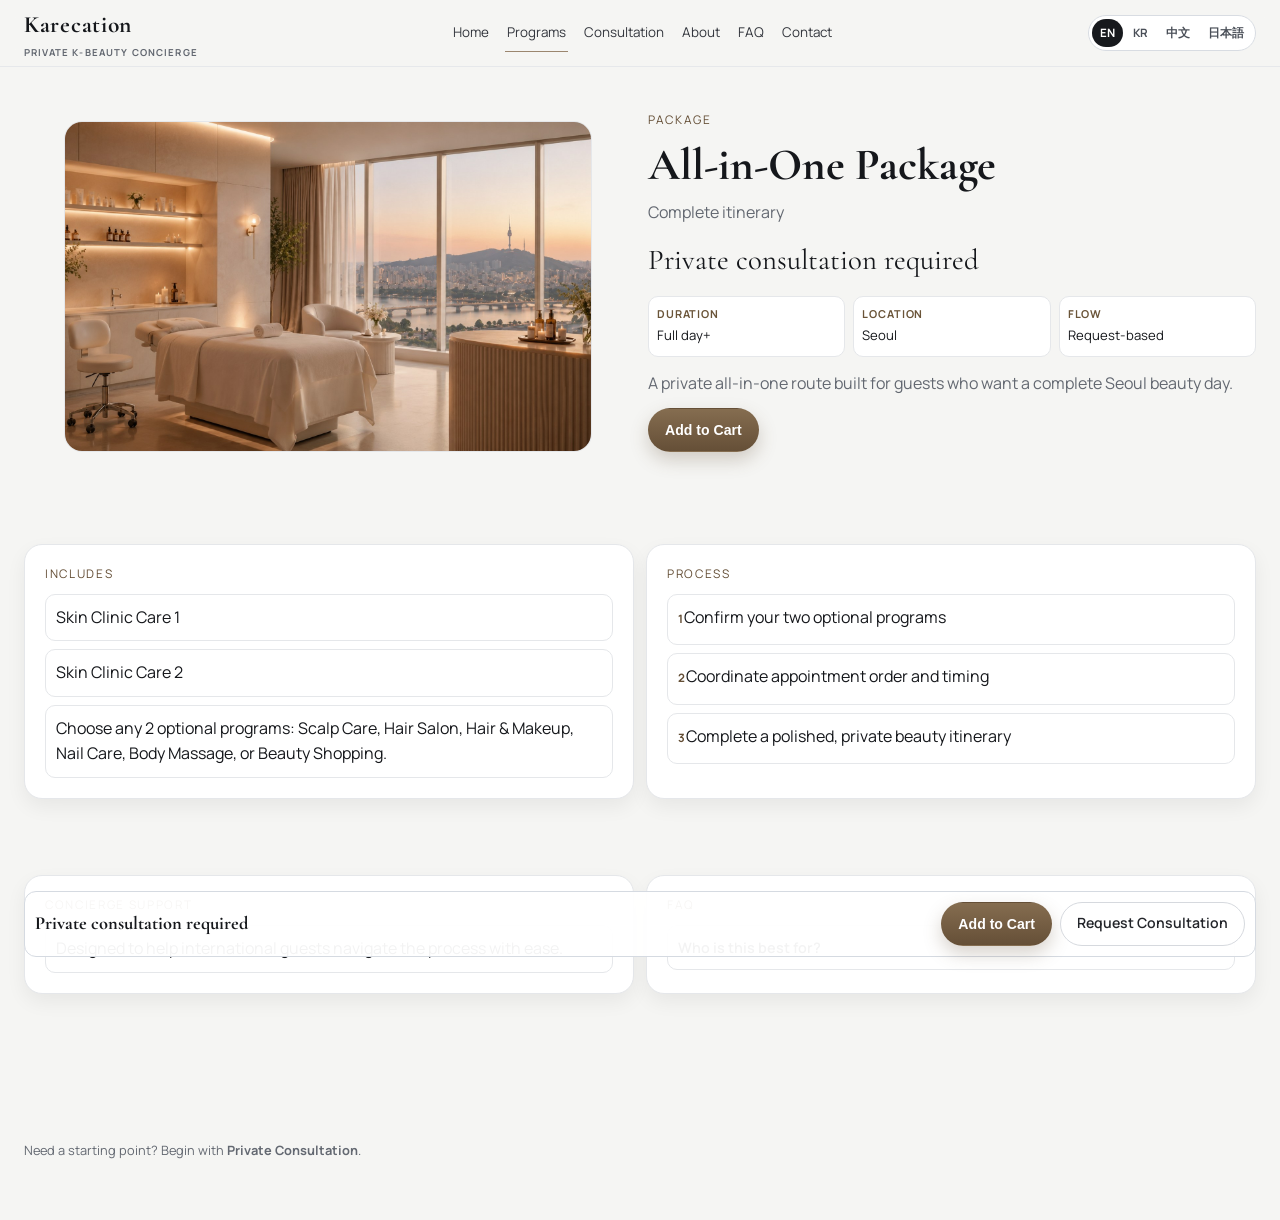
<file: program-detail.html>
<!DOCTYPE html>
<html lang="en">
<head>
  <meta charset="UTF-8">
  <meta name="viewport" content="width=device-width, initial-scale=1.0, viewport-fit=cover">
  <title>Program Detail | Karecation</title>
  <meta name="description" content="Program detail with inclusions, guided process, and concierge support information.">
  <link rel="stylesheet" href="./style.css?v=20260609-booking-pricing-v2">
  <script src="./script.js?v=20260609-sheet-value-v1" defer></script>
</head>
<body data-page="programs">
  <header class="site-header">
    <div class="container nav-row">
      <a class="brand" href="index.html">Karecation<small>Private K-beauty concierge</small></a>
      <nav class="main-nav" aria-label="Main">
        <a data-page="home" href="index.html">Home</a>
        <a data-page="programs" href="programs.html">Programs</a>
        <a data-page="booking" href="booking.html">Consultation</a>
        <a data-page="about" href="about.html">About</a>
        <a data-page="faq" href="faq.html">FAQ</a>
        <a data-page="contact" href="contact.html">Contact</a>
      </nav>
      <a class="cart-entry" href="cart.html">Cart <span class="cart-count" data-cart-count>0</span></a>
    </div>
  </header>

  <main>
    <section class="section-sm">
      <div class="container pdp-grid">
        <figure class="pdp-media">
          <img id="pdpImage" src="" alt="Program image">
        </figure>

        <article class="pdp-info">
          <p class="eyebrow" id="pdpCategory">Category</p>
          <h1 id="pdpName">Program Name</h1>
          <p class="lead" id="pdpTagline" style="margin-top:6px;">Tagline</p>
          <p class="display pdp-price" id="pdpPrice">Private consultation required</p>

          <div class="key-facts">
            <div class="key-fact"><strong>Duration</strong><span id="pdpDuration">-</span></div>
            <div class="key-fact"><strong>Location</strong><span id="pdpLocation">-</span></div>
            <div class="key-fact"><strong>Flow</strong><span>Request-based</span></div>
          </div>

          <p class="muted" id="pdpDescription"></p>

          <div style="display:flex; gap:8px; flex-wrap:wrap; margin-top:12px;">
            <button class="btn btn-primary" data-detail-add>Select Path</button>
            <a class="btn btn-secondary" href="cart.html">Review Selection</a>
          </div>
        </article>
      </div>
    </section>

    <section class="section-sm">
      <div class="container split-2">
        <article class="card card-inner">
          <p class="eyebrow">Includes</p>
          <div class="list-stack" id="pdpIncludes"></div>
        </article>

        <article class="card card-inner">
          <p class="eyebrow">Process</p>
          <div class="list-stack" id="pdpSteps"></div>
        </article>
      </div>
    </section>

    <section class="section-sm">
      <div class="container split-2">
        <article class="card card-inner">
          <p class="eyebrow">Concierge Support</p>
          <div class="list-stack" id="pdpAddons"></div>
        </article>

        <article class="card card-inner">
          <p class="eyebrow">FAQ</p>
          <div class="faq-list" id="pdpFaq"></div>
        </article>
      </div>

      <div class="container sticky-cta">
        <strong class="display" data-detail-price>Private consultation required</strong>
        <div style="display:flex; gap:8px;">
          <button class="btn btn-primary" data-detail-add>Select Path</button>
          <a class="btn btn-secondary" href="booking.html">Request Consultation</a>
        </div>
      </div>
    </section>
  </main>

  <footer class="site-footer">
    <div class="container">Need help deciding? Start with a private consultation.</div>
  </footer>

  <a class="floating-cart" href="cart.html">Cart <strong data-cart-count>0</strong></a>
  <div class="container"><p id="globalFlash" class="status-message"></p></div>
</body>
</html>
</file>
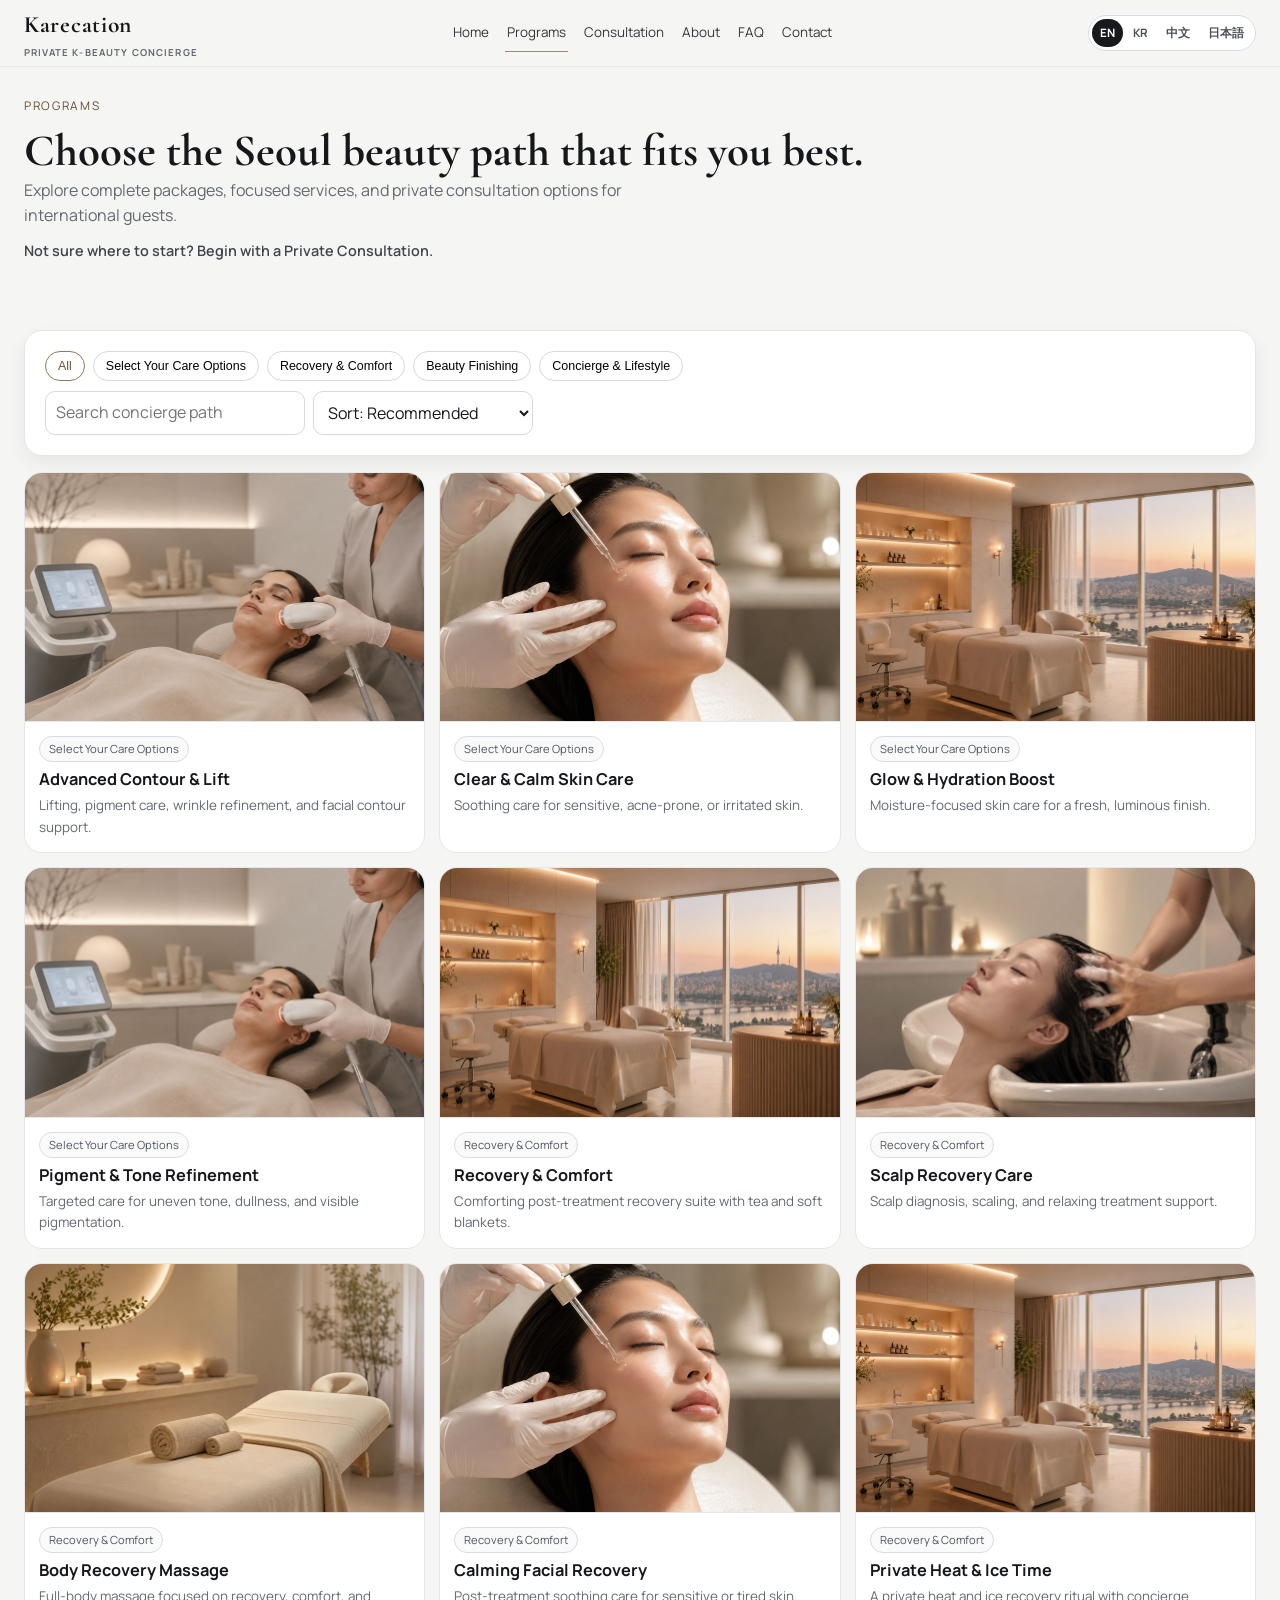
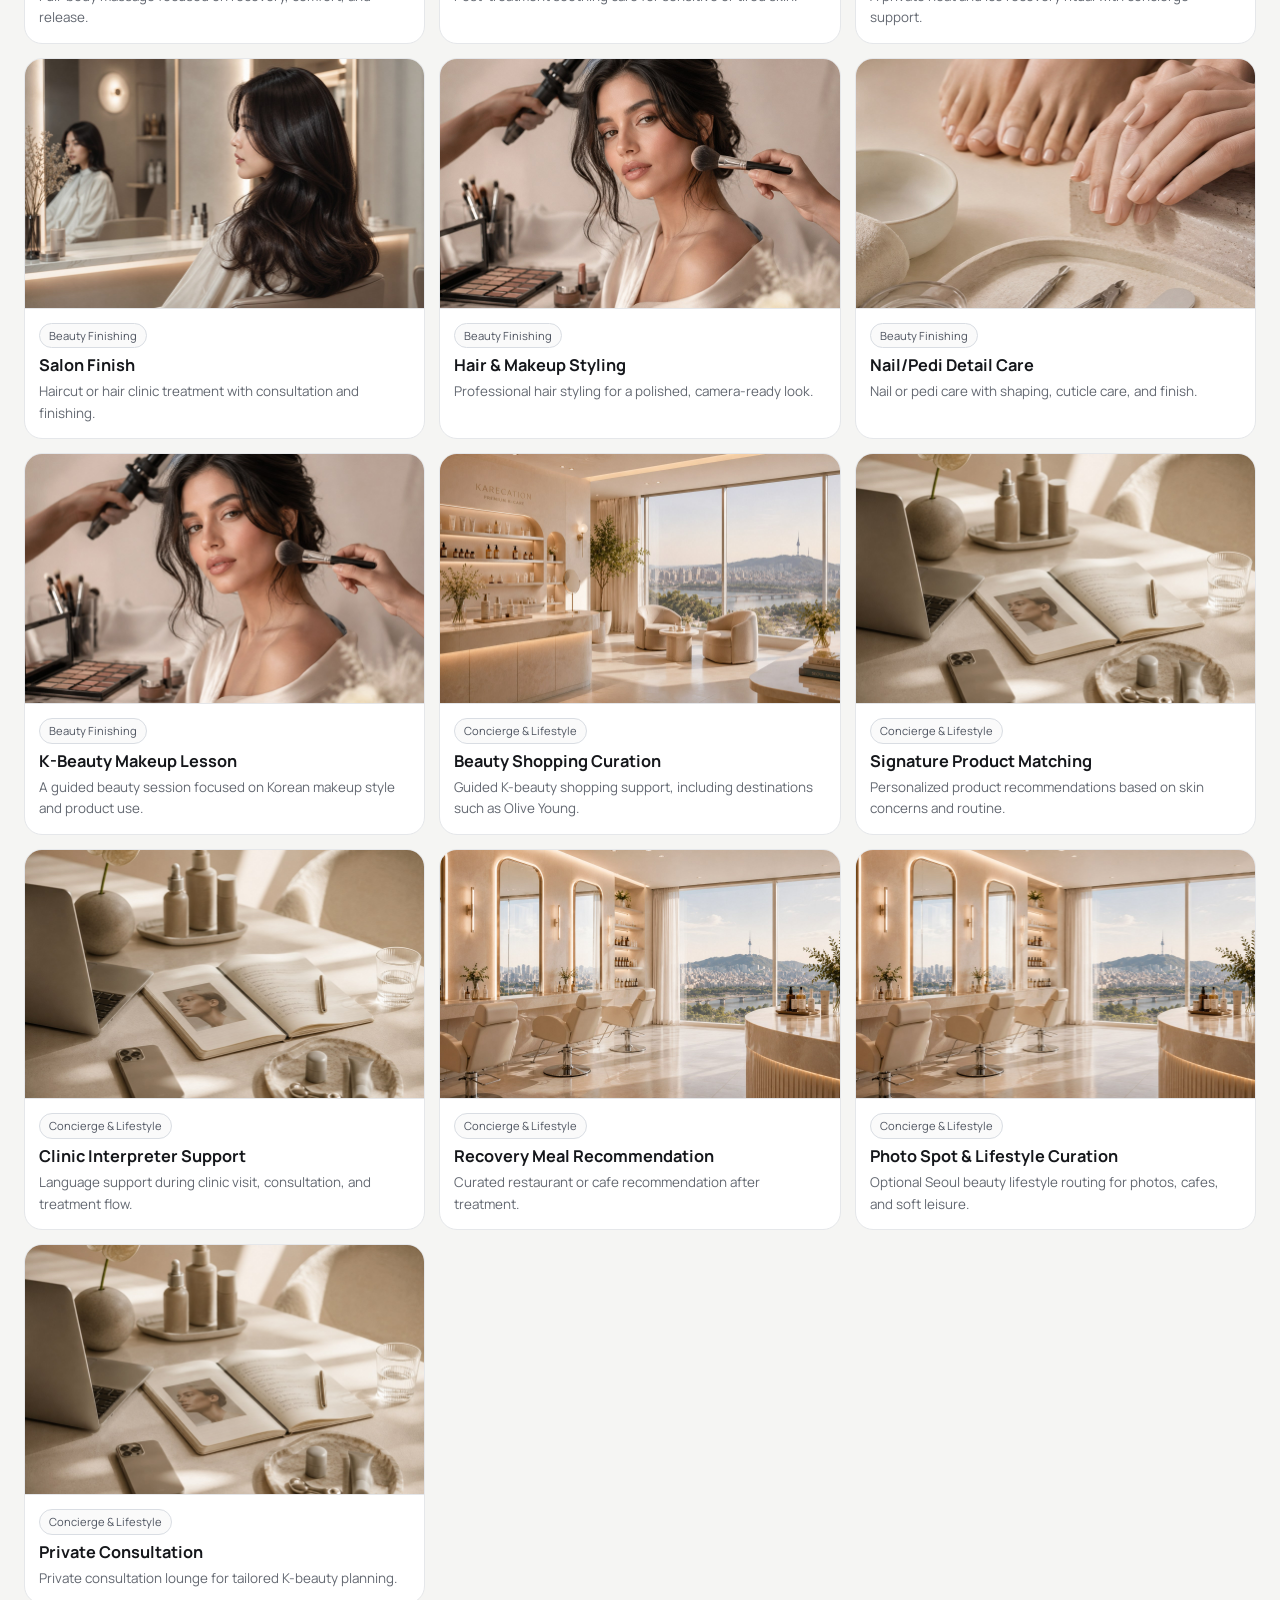
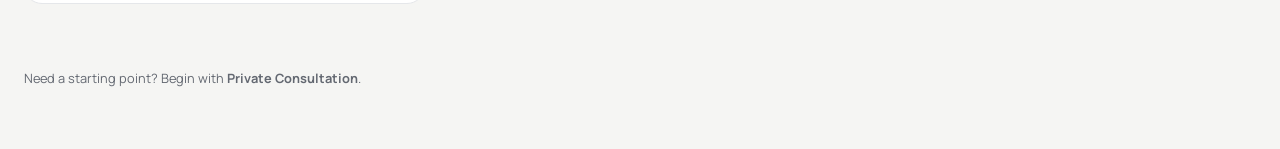
<file: programs.html>
<!DOCTYPE html>
<html lang="en">
<head>
  <meta charset="UTF-8">
  <meta name="viewport" content="width=device-width, initial-scale=1.0, viewport-fit=cover">
  <title>Programs | Karecation</title>
  <meta name="description" content="Explore curated Seoul K-beauty programs, focused care paths, and private consultation options.">
  <link rel="stylesheet" href="./style.css?v=20260609-booking-pricing-v2">
  <script src="./script.js?v=20260609-sheet-value-v1" defer></script>
</head>
<body data-page="programs">
  <header class="site-header">
    <div class="container nav-row">
      <a class="brand" href="index.html">Karecation<small>Private K-beauty concierge</small></a>
      <nav class="main-nav" aria-label="Main">
        <a data-page="home" href="index.html">Home</a>
        <a data-page="programs" href="programs.html">Programs</a>
        <a data-page="booking" href="booking.html">Consultation</a>
        <a data-page="about" href="about.html">About</a>
        <a data-page="faq" href="faq.html">FAQ</a>
        <a data-page="contact" href="contact.html">Contact</a>
      </nav>
      <a class="cart-entry" href="cart.html">Cart <span class="cart-count" data-cart-count>0</span></a>
    </div>
  </header>

  <main>
    <section class="page-hero">
      <div class="container">
        <p class="eyebrow">Programs</p>
        <h1>Choose the Seoul beauty path that fits you best.</h1>
        <p class="lead">Explore signature itineraries, focused care paths, and private consultation options for international guests.</p>
        <p class="microcopy" id="programsHelper">Not sure where to start? Begin with a Private Consultation.</p>
      </div>
    </section>

    <section class="section-sm">
      <div class="container">
        <div class="filter-toolbar card card-inner">
          <div class="chip-group" id="categoryFilters"></div>
          <div class="toolbar-row">
            <input class="search" id="programSearch" type="text" placeholder="Search concierge path">
            <select id="programSort" style="max-width:220px;">
              <option value="recommended">Sort: Recommended</option>
              <option value="duration-asc">Duration: Short to Long</option>
              <option value="duration-desc">Duration: Long to Short</option>
            </select>
            <input type="hidden" id="activeCategory" value="All">
          </div>
        </div>

        <div class="grid-programs" id="programGrid" style="margin-top:14px;"></div>
      </div>
    </section>
  </main>

  <footer class="site-footer">
    <div class="container">Not sure where to start? Begin with a <strong>Private Consultation</strong>.</div>
  </footer>

  <a class="floating-cart" href="cart.html">Cart <strong data-cart-count>0</strong></a>
  <div class="container"><p id="globalFlash" class="status-message"></p></div>
</body>
</html>
</file>
<file: style.css>
﻿
@import url("https://fonts.googleapis.com/css2?family=Cormorant+Garamond:wght@600;700&family=Manrope:wght@400;500;600;700&display=swap");

:root {
  --bg: #f5f5f3;
  --surface: #ffffff;
  --surface-soft: #fbfbfa;
  --text: #15171b;
  --muted: #636871;
  --line: #e5e7ea;
  --accent: #7f684b;
  --accent-strong: #634d34;
  --success: #2f6a52;
  --danger: #9d4545;
  --radius-lg: 18px;
  --radius-md: 12px;
  --radius-sm: 9px;
  --shadow-sm: 0 8px 20px rgba(18, 20, 24, 0.06);
  --site-max-width: 1480px;
  --site-gutter: 24px;
  --max: var(--site-max-width);
}

*,
*::before,
*::after {
  box-sizing: border-box;
}

html,
body {
  margin: 0;
  padding: 0;
}

html {
  -webkit-text-size-adjust: 100%;
  text-size-adjust: 100%;
}

body {
  font-family: "Manrope", "Segoe UI", sans-serif;
  background: var(--bg);
  color: var(--text);
  line-height: 1.6;
  overflow-x: hidden;
}

a {
  color: inherit;
  text-decoration: none;
  overflow-wrap: anywhere;
}

img {
  display: block;
  width: 100%;
  max-width: 100%;
  height: auto;
}

.container {
  width: min(var(--site-max-width), calc(100% - (var(--site-gutter) * 2)));
  margin-inline: auto;
  min-width: 0;
}

.site-header .container,
.page-hero > .container,
.section > .container,
.section-sm > .container,
.site-footer .container {
  width: min(var(--site-max-width), calc(100% - (var(--site-gutter) * 2)));
}

.section {
  padding: 56px 0;
}

.section-sm {
  padding: 38px 0;
}

.eyebrow {
  margin: 0 0 10px;
  font-size: 0.74rem;
  letter-spacing: 0.14em;
  text-transform: uppercase;
  color: var(--accent-strong);
}

h1,
h2,
h3,
h4 {
  margin: 0;
  line-height: 1.16;
  overflow-wrap: anywhere;
  text-wrap: balance;
}

.display,
h1,
h2 {
  font-family: "Cormorant Garamond", Georgia, serif;
}

h1 {
  font-size: clamp(2rem, 3.5vw, 3rem);
}

h2 {
  font-size: clamp(1.6rem, 2.9vw, 2.4rem);
}

h3 {
  font-size: 1.08rem;
}

p {
  margin: 0;
  overflow-wrap: anywhere;
}

.lead {
  color: var(--muted);
  max-width: 60ch;
}

.microcopy {
  margin: 10px 0 16px;
  color: #3f444d;
  font-size: 0.9rem;
  font-weight: 600;
  max-width: 58ch;
}

.muted {
  color: var(--muted);
}

.card {
  background: var(--surface);
  border: 1px solid var(--line);
  border-radius: var(--radius-lg);
  box-shadow: var(--shadow-sm);
}

.card-inner {
  padding: 20px;
}

.btn {
  display: inline-flex;
  align-items: center;
  justify-content: center;
  min-height: 44px;
  padding: 0 16px;
  border-radius: 999px;
  border: 1px solid transparent;
  font-size: 0.88rem;
  font-weight: 600;
  cursor: pointer;
  transition: transform 0.18s ease, box-shadow 0.18s ease, background-color 0.18s ease;
  touch-action: manipulation;
  -webkit-tap-highlight-color: transparent;
}

.btn:hover {
  transform: translateY(-1px);
}

.btn:disabled {
  opacity: 0.45;
  cursor: not-allowed;
  transform: none;
  box-shadow: none;
}

.btn-primary {
  color: #fff;
  background: linear-gradient(180deg, #856d50, #654f37);
  box-shadow: 0 8px 18px rgba(101, 79, 55, 0.25);
}

.btn-secondary {
  background: #fff;
  border-color: #d6d9de;
  color: #23252a;
}

.btn-ghost {
  background: transparent;
  border-color: #cfd4da;
  color: #424750;
}

.site-header {
  position: sticky;
  top: 0;
  padding-top: env(safe-area-inset-top);
  z-index: 60;
  border-bottom: 1px solid #e6e8eb;
  background: rgba(245, 245, 243, 0.9);
  -webkit-backdrop-filter: blur(10px);
  backdrop-filter: blur(10px);
}

.nav-row {
  min-height: 66px;
  display: flex;
  align-items: center;
  justify-content: space-between;
  gap: 16px;
}

.brand {
  font-family: "Cormorant Garamond", Georgia, serif;
  font-size: 1.46rem;
  font-weight: 700;
  letter-spacing: 0.03em;
}

.brand small {
  display: block;
  margin-top: 1px;
  font-family: "Manrope", sans-serif;
  font-size: 0.6rem;
  letter-spacing: 0.12em;
  text-transform: uppercase;
  color: var(--muted);
}

.main-nav {
  display: flex;
  align-items: center;
  gap: 14px;
  flex-wrap: wrap;
  min-width: 0;
}

.main-nav a {
  font-size: 0.84rem;
  color: #33363d;
  border-bottom: 1px solid transparent;
  padding: 8px 2px;
  white-space: nowrap;
}

.main-nav a:hover,
.main-nav a.active {
  border-color: #9b866f;
}

.language-switcher {
  display: inline-flex;
  align-items: center;
  gap: 2px;
  border: 1px solid #d8dce2;
  border-radius: 999px;
  background: #fff;
  padding: 3px;
}

.language-switcher button {
  min-height: 28px;
  border: 0;
  border-radius: 999px;
  background: transparent;
  color: #4a4f58;
  cursor: pointer;
  font: inherit;
  font-size: 0.72rem;
  font-weight: 700;
  padding: 0 8px;
  white-space: nowrap;
}

.language-switcher button.active {
  background: #17191d;
  color: #fff;
}

.cart-entry {
  display: inline-flex;
  align-items: center;
  gap: 8px;
  border: 1px solid #d8dce2;
  border-radius: 999px;
  padding: 8px 12px;
  background: #fff;
  font-size: 0.8rem;
}

.cart-count {
  min-width: 20px;
  height: 20px;
  border-radius: 999px;
  display: inline-flex;
  align-items: center;
  justify-content: center;
  background: #17191d;
  color: #fff;
  font-size: 0.7rem;
}

.page-hero {
  padding: 30px 0 14px;
}

.hero {
  display: grid;
  grid-template-columns: 1fr;
  gap: 24px;
  align-items: stretch;
}

.hero-copy {
  padding: 24px;
  display: flex;
  flex-direction: column;
  justify-content: center;
}

.hero-copy h1 {
  margin-bottom: 10px;
  max-width: 15ch;
}

.hero-copy .lead {
  margin-bottom: 18px;
  max-width: 38ch;
}

.hero-media {
  border-radius: var(--radius-lg);
  overflow: hidden;
  min-height: 300px;
  border: 1px solid var(--line);
}

.hero-media img {
  height: 100%;
  object-fit: cover;
}

.hero-package {
  min-height: 360px;
  padding: 0;
  overflow: hidden;
  display: grid;
  align-content: start;
}

.home-hero-section {
  padding-top: 30px;
}

.hero-wide-container {
  width: 100%;
  margin-inline: auto;
  display: grid;
  gap: 18px;
}

.hero-background-card {
  position: relative;
  min-height: 620px;
  border-radius: 28px;
  overflow: hidden;
  border: 1px solid #d9ddd4;
  box-shadow: 0 24px 60px rgba(0, 0, 0, 0.08);
  background: #efede8;
}

.hero-carousel-bg {
  position: absolute;
  inset: 0;
  margin: 0;
}

.all-in-one-carousel {
  border-radius: 0;
  border: 0;
  background: transparent;
  min-height: 100%;
  overflow: hidden;
}

.all-in-one-carousel:focus-visible {
  outline: 2px solid #2c3139;
  outline-offset: 2px;
}

.all-in-one-carousel-viewport {
  width: 100%;
  height: 100%;
  overflow: hidden;
}

.all-in-one-carousel-track {
  display: flex;
  width: 100%;
  height: 100%;
  transform: translateX(0);
  transition: transform 450ms ease;
}

.all-in-one-slide {
  flex: 0 0 100%;
  width: 100%;
  height: 100%;
  object-fit: cover;
  display: block;
  pointer-events: none;
}

.all-in-one-carousel-controls {
  position: absolute;
  inset: 0;
  z-index: 3;
  pointer-events: none;
}

.carousel-control {
  position: absolute;
  top: 50%;
  width: 42px;
  height: 42px;
  border: 1px solid rgba(255, 255, 255, 0.42);
  border-radius: 999px;
  background: rgba(20, 16, 12, 0.28);
  color: rgba(255, 255, 255, 0.92);
  font: inherit;
  font-size: 1.9rem;
  line-height: 1;
  display: inline-flex;
  align-items: center;
  justify-content: center;
  cursor: pointer;
  pointer-events: auto;
  transform: translateY(-50%);
  transition: background-color 0.18s ease, border-color 0.18s ease;
}

.carousel-control:hover,
.carousel-control:focus-visible {
  background: rgba(20, 16, 12, 0.42);
  border-color: rgba(255, 255, 255, 0.72);
}

.carousel-control-prev {
  left: 22px;
}

.carousel-control-next {
  right: 22px;
}

.hero-bg-overlay {
  position: absolute;
  inset: 0;
  z-index: 1;
  background: linear-gradient(90deg, rgba(20, 16, 12, 0.62) 0%, rgba(20, 16, 12, 0.42) 42%, rgba(20, 16, 12, 0.08) 100%);
}

.hero-overlay-content {
  position: relative;
  z-index: 2;
  min-height: 620px;
  max-width: 600px;
  padding: 72px;
  display: flex;
  flex-direction: column;
  justify-content: center;
  gap: 10px;
}

.hero-overlay-content .eyebrow,
.hero-overlay-content .hero-package-price,
.hero-overlay-content .muted,
.hero-overlay-content .hero-package-note {
  color: rgba(255, 255, 255, 0.9);
}

.hero-overlay-content .eyebrow {
  font-size: clamp(0.82rem, 1.2vw, 0.9rem);
  margin-bottom: 12px;
}

.hero-overlay-content .hero-package-title {
  color: #fff;
  font-size: clamp(3.2rem, 5vw, 5.8rem);
  max-width: 12ch;
  line-height: 0.98;
}

.hero-overlay-content .hero-package-price {
  font-size: clamp(1.35rem, 2.1vw, 1.5rem);
  font-weight: 700;
  letter-spacing: 0.01em;
}

.hero-overlay-content #allInOneCardDescription {
  max-width: 470px;
  margin-top: 22px;
  font-size: 20px;
  line-height: 1.45;
  font-weight: 500;
  color: rgba(255, 255, 255, 0.95);
}

.hero-overlay-content .hero-package-note {
  max-width: 430px;
  margin-top: 18px;
  font-size: 16px;
  line-height: 1.55;
  font-weight: 400;
  color: rgba(255, 255, 255, 0.82);
}

.hero-overlay-content .home-package-cta {
  margin-top: 32px;
}

.hero-overlay-content .home-package-cta .btn {
  width: auto;
  min-width: 250px;
  max-width: 300px;
  min-height: 54px;
  padding: 16px 36px;
  font-size: 1rem;
  margin-left: 32px;
}

.hero-package-title {
  font-family: "Cormorant Garamond", Georgia, serif;
  font-size: clamp(1.5rem, 2.4vw, 2rem);
}

.hero-package-price {
  font-size: 1.05rem;
  font-weight: 700;
  color: #2b2f36;
}

.hero-package-note {
  margin: 0;
  font-size: 0.8rem;
  color: #4e535d;
}

#allInOneBuilder,
.allinone-builder {
  border-top: 1px solid var(--line);
  padding: 18px 22px 22px;
  background: var(--surface-soft);
  scroll-margin-top: 96px;
}

.allinone-builder-card {
  border-top: 0;
  border-radius: 18px;
  border: 1px solid var(--line);
  box-shadow: var(--shadow-sm);
}

.allinone-builder-head {
  display: grid;
  gap: 8px;
  margin-bottom: 10px;
}

.allinone-builder-head h4 {
  font-size: 1.05rem;
}

.allinone-counter {
  font-size: 0.8rem;
  font-weight: 700;
  color: #4f5560;
}

.allinone-pricing {
  border: 1px solid var(--line);
  border-radius: 10px;
  background: #fff;
  padding: 10px 11px;
  display: grid;
  gap: 4px;
}

.allinone-pricing p {
  margin: 0;
  font-size: 0.82rem;
  line-height: 1.5;
  color: var(--muted);
}

.allinone-pricing h5 {
  margin: 0 0 4px;
  color: #23262d;
  font-size: 0.9rem;
  font-weight: 700;
}

.pricing-summary {
  border: 1px solid var(--line);
  border-radius: 10px;
  background: #fff;
  padding: 11px;
  display: grid;
  gap: 10px;
}

.allinone-ready {
  font-size: 0.8rem;
  color: var(--success);
  font-weight: 600;
}

.allinone-group {
  margin: 12px 0;
}

.allinone-group-label {
  margin: 0 0 8px;
  font-size: 0.78rem;
  letter-spacing: 0.08em;
  text-transform: uppercase;
  color: #5f4c34;
}

.allinone-category-label {
  margin: 14px 0 8px;
  font-size: 0.82rem;
  color: #2f343d;
  font-weight: 800;
}

.allinone-options {
  display: grid;
  gap: 8px;
}

.allinone-option {
  width: 100%;
  text-align: left;
  border: 1px solid #d8dde4;
  border-radius: 11px;
  background: #fff;
  color: inherit;
  padding: 10px 11px;
  cursor: pointer;
  display: grid;
  gap: 4px;
  transition: border-color 0.18s ease, box-shadow 0.18s ease, background-color 0.18s ease;
}

.allinone-option strong {
  font-size: 0.88rem;
}

.allinone-option span {
  font-size: 0.78rem;
  color: var(--muted);
}

.allinone-option.is-selected {
  border-color: #8f7a5f;
  background: #fcfaf7;
  box-shadow: inset 0 0 0 1px rgba(143, 122, 95, 0.12);
}

.product-section {
  padding-top: 18px;
}

.section-head {
  display: flex;
  justify-content: space-between;
  align-items: end;
  gap: 16px;
  margin-bottom: 14px;
}

.stat-row {
  display: grid;
  grid-template-columns: repeat(3, minmax(0, 1fr));
  gap: 10px;
}

.stat {
  border: 1px solid var(--line);
  border-radius: var(--radius-sm);
  padding: 10px;
  background: var(--surface-soft);
}
.stat strong {
  display: block;
  font-size: 0.82rem;
}

.stat span {
  color: var(--muted);
  font-size: 0.75rem;
}

.step-grid {
  display: grid;
  grid-template-columns: repeat(3, minmax(0, 1fr));
  gap: 12px;
  width: 100%;
}

.step-grid-4 {
  grid-template-columns: repeat(4, minmax(0, 1fr));
}

.pain-grid {
  display: grid;
  grid-template-columns: repeat(3, minmax(0, 1fr));
  gap: 12px;
}

.section-title {
  max-width: 980px;
  margin-bottom: 14px;
}

.section-contrast {
  background: #ecece8;
  border-top: 1px solid #e1e2df;
  border-bottom: 1px solid #e1e2df;
}

.step {
  border: 1px solid var(--line);
  border-radius: var(--radius-md);
  background: #fff;
  padding: 14px;
}

.step-index {
  display: inline-block;
  font-size: 0.72rem;
  color: var(--accent-strong);
  letter-spacing: 0.12em;
  text-transform: uppercase;
  margin-bottom: 6px;
}

.grid-programs {
  display: grid;
  grid-template-columns: repeat(3, minmax(0, 1fr));
  gap: 14px;
  width: 100%;
}

.program-grid {
  width: 100%;
}

.split-2 {
  display: grid;
  grid-template-columns: repeat(2, minmax(0, 1fr));
  gap: 12px;
}

.program-card {
  border: 1px solid var(--line);
  border-radius: var(--radius-lg);
  background: #fff;
  overflow: hidden;
  display: flex;
  flex-direction: column;
}

.program-card-image {
  display: block;
  aspect-ratio: 16 / 10;
  overflow: hidden;
  border-bottom: 1px solid var(--line);
}

.program-card-image img {
  display: block;
  width: 100%;
  height: 100%;
  object-fit: cover;
  object-position: center;
}

.program-card-image.is-placeholder {
  background: linear-gradient(135deg, #f7f0e8 0%, #e8ded2 52%, #cdbda7 100%);
}

.program-card-body {
  padding: 14px;
  display: flex;
  flex: 1;
  flex-direction: column;
}

.program-title-link {
  color: inherit;
  text-decoration: none;
}

.program-meta {
  display: flex;
  gap: 8px;
  flex-wrap: wrap;
  margin-bottom: 8px;
}

.badge {
  border: 1px solid #d9dde3;
  border-radius: 999px;
  padding: 3px 9px;
  font-size: 0.7rem;
  color: #4e5460;
  background: #fafafa;
}

.program-title {
  font-size: 1.02rem;
  margin-bottom: 6px;
}

.program-desc {
  color: var(--muted);
  font-size: 0.84rem;
  min-height: 1.4em;
}

.program-price {
  margin: 12px 0;
  display: flex;
  justify-content: space-between;
  align-items: baseline;
}

.program-price strong {
  font-size: 1rem;
}

.program-price span {
  color: var(--muted);
  font-size: 0.79rem;
}

body[data-page="programs"] .program-price strong {
  display: none;
}

.program-actions {
  display: flex;
  gap: 8px;
  margin-top: auto;
}

.program-actions .btn {
  flex: 1;
  min-height: 42px;
  font-size: 0.8rem;
}

.filter-toolbar {
  display: grid;
  gap: 10px;
  margin-bottom: 16px;
}

.chip-group {
  display: flex;
  flex-wrap: wrap;
  gap: 8px;
}

.chip {
  border: 1px solid #d5dae1;
  background: #fff;
  border-radius: 999px;
  padding: 7px 12px;
  font-size: 0.78rem;
  cursor: pointer;
}

.chip.active {
  border-color: #8f7a5f;
  color: #6d5538;
}

.toolbar-row {
  display: flex;
  flex-wrap: wrap;
  gap: 8px;
}

input,
select,
textarea {
  width: 100%;
  min-height: 40px;
  border: 1px solid #d5dae1;
  border-radius: 10px;
  padding: 8px 10px;
  font: inherit;
  font-size: 16px;
  color: inherit;
  background: #fff;
}

textarea {
  min-height: 110px;
  resize: vertical;
}

.search {
  max-width: 260px;
}

.pdp-grid {
  display: grid;
  grid-template-columns: 1fr 1fr;
  gap: 16px;
}

.pdp-media {
  border: 1px solid var(--line);
  border-radius: var(--radius-lg);
  overflow: hidden;
  min-height: 320px;
}

.pdp-media img {
  height: 100%;
  object-fit: cover;
}

.pdp-info {
  padding: 6px 0;
}

.pdp-info h1 {
  margin: 4px 0 8px;
}

.pdp-price {
  font-size: 1.8rem;
  margin: 12px 0;
}

.key-facts {
  display: grid;
  grid-template-columns: repeat(3, minmax(0, 1fr));
  gap: 8px;
  margin: 10px 0 14px;
}

.key-fact {
  border: 1px solid var(--line);
  border-radius: 10px;
  padding: 8px;
  background: #fff;
}

.key-fact strong {
  display: block;
  font-size: 0.68rem;
  text-transform: uppercase;
  letter-spacing: 0.08em;
  color: #6a5438;
}

.key-fact span {
  font-size: 0.82rem;
}

.list-stack {
  display: grid;
  gap: 8px;
}

.list-item {
  border: 1px solid var(--line);
  border-radius: 10px;
  padding: 10px;
  background: #fff;
}

.sticky-cta {
  position: sticky;
  bottom: 12px;
  z-index: 40;
  margin-top: 16px;
  border: 1px solid #d5dae1;
  border-radius: 12px;
  background: rgba(255, 255, 255, 0.95);
  padding: 10px;
  display: flex;
  justify-content: space-between;
  align-items: center;
  gap: 10px;
}

.sticky-cta strong {
  font-size: 1.15rem;
}
.cart-layout {
  display: grid;
  grid-template-columns: 1.5fr 1fr;
  gap: 14px;
  width: 100%;
}

.cart-items {
  display: grid;
  gap: 10px;
}

.cart-item {
  border: 1px solid var(--line);
  border-radius: 12px;
  background: #fff;
  padding: 12px;
}

.cart-head {
  display: flex;
  justify-content: space-between;
  gap: 10px;
  align-items: flex-start;
}

.cart-head h3 {
  font-size: 1rem;
}

.cart-controls {
  display: grid;
  grid-template-columns: repeat(2, minmax(0, 1fr));
  gap: 8px;
  margin-top: 10px;
}

.option-list {
  margin-top: 8px;
  display: flex;
  flex-wrap: wrap;
  gap: 6px;
}

.option {
  display: inline-flex;
  align-items: center;
  gap: 6px;
  border: 1px solid #d8dde3;
  border-radius: 999px;
  padding: 4px 10px;
  font-size: 0.74rem;
  background: #fff;
}

.option input {
  width: 13px;
  height: 13px;
  margin: 0;
}

.summary-card {
  position: sticky;
  top: 82px;
  align-self: start;
  border: 1px solid var(--line);
  border-radius: 12px;
  background: #fff;
  padding: 14px;
}

.summary-card .pricing-summary {
  margin: 12px 0;
  background: var(--surface-soft);
}

.discount-code-form {
  display: grid;
  gap: 5px;
  min-width: 0;
}

.discount-code-label {
  display: grid;
  gap: 6px;
  min-width: 0;
  color: #4d525b;
  font-size: 0.7rem;
  font-weight: 800;
  letter-spacing: 0.1em;
  line-height: 1.3;
  text-transform: uppercase;
}

.discount-code-controls {
  display: flex;
  align-items: stretch;
  gap: 8px;
  min-width: 0;
}

.discount-code-controls input {
  flex: 1 1 auto;
  min-width: 0;
  height: 42px;
  min-height: 42px;
  border-radius: 9px;
  background: #fff;
}

.discount-code-controls input[aria-invalid="true"] {
  border-color: var(--danger);
}

.discount-apply-button {
  flex: 0 0 auto;
  min-width: 78px;
  height: 42px;
  min-height: 42px;
  padding: 0 14px;
  white-space: nowrap;
}

.discount-apply-button.is-applied {
  border-color: rgba(47, 106, 82, 0.42);
  color: var(--success);
}

.discount-code-message {
  min-height: 1.05em;
  color: var(--muted);
  font-size: 0.74rem;
  line-height: 1.4;
}

.discount-code-message.success {
  color: var(--success);
}

.discount-code-message.error {
  color: var(--danger);
}

.estimated-total-block {
  display: flex;
  align-items: baseline;
  justify-content: space-between;
  gap: 12px;
  min-width: 0;
  border-top: 1px solid var(--line);
  padding-top: 10px;
}

.estimated-total-label {
  color: var(--muted);
  font-size: 0.68rem;
  font-weight: 800;
  letter-spacing: 0.1em;
  text-transform: uppercase;
}

.estimated-total-value {
  flex: 0 0 auto;
  color: #181b20;
  font-size: 1.35rem;
  font-weight: 800;
  line-height: 1.1;
  white-space: nowrap;
}

.payment-note {
  font-size: 0.78rem;
  margin: 8px 0 0;
}

.booking-grid {
  display: grid;
  grid-template-columns: minmax(280px, 0.92fr) minmax(0, 1.2fr);
  gap: 14px;
  width: 100%;
}

.booking-grid > .summary-card {
  order: 1;
}

.booking-grid > .form-card {
  order: 2;
}

.booking-layout {
  width: 100%;
}

.form-card {
  border: 1px solid var(--line);
  border-radius: 12px;
  background: #fff;
  padding: 16px;
}

.payment-cta-wrap {
  margin-top: 14px;
}

.payment-cta-card {
  display: grid;
  gap: 10px;
}

.payment-cta-actions {
  display: flex;
  flex-wrap: wrap;
  gap: 10px;
}

.payment-cta-actions .btn {
  flex: 1 1 260px;
  min-height: 44px;
}

.field-grid {
  display: grid;
  grid-template-columns: repeat(2, minmax(0, 1fr));
  gap: 8px;
}

label {
  font-size: 0.8rem;
  color: #474c56;
  display: grid;
  gap: 5px;
}

.field-helper {
  color: var(--muted);
  font-size: 0.74rem;
  line-height: 1.45;
}

.status-message {
  margin-top: 8px;
  min-height: 1.1em;
  font-size: 0.82rem;
  color: var(--muted);
}

.status-message.success {
  color: var(--success);
}

.status-message.error {
  color: var(--danger);
}

.faq-list {
  display: grid;
  gap: 8px;
}

.compact-faq .faq-list {
  max-width: 1080px;
  margin-inline: auto;
}

.faq-item {
  border: 1px solid var(--line);
  border-radius: 10px;
  background: #fff;
  padding: 10px;
}

.faq-item summary {
  cursor: pointer;
  font-weight: 600;
  font-size: 0.9rem;
  list-style: none;
}

.faq-item summary::-webkit-details-marker {
  display: none;
}

.faq-item p {
  margin-top: 6px;
  color: var(--muted);
  font-size: 0.84rem;
}

.info-grid {
  display: grid;
  grid-template-columns: repeat(3, minmax(0, 1fr));
  gap: 10px;
  width: 100%;
}

.info-card {
  border: 1px solid var(--line);
  border-radius: 12px;
  background: #fff;
  padding: 14px;
}

.contact-line-list {
  margin-top: 8px;
  display: grid;
  gap: 6px;
}

.contact-line-list p {
  margin: 0;
  line-height: 1.45;
}

.contact-channels-section {
  padding-top: 6px;
}

.contact-channels-head {
  margin-bottom: 16px;
  max-width: 64ch;
}

.contact-channels-head h2 {
  margin-bottom: 8px;
}

.contact-channels-head .lead {
  margin-bottom: 4px;
}

.contact-channel-grid {
  display: grid;
  grid-template-columns: repeat(3, minmax(0, 1fr));
  gap: 12px;
}

.contact-channel-card {
  border: 1px solid var(--line);
  border-radius: var(--radius-lg);
  background: #fff;
  padding: 16px;
  display: grid;
  gap: 12px;
  box-shadow: var(--shadow-sm);
}

.contact-channel-head h3 {
  font-size: 1rem;
}

.contact-channel-address {
  margin-top: 4px;
  font-size: 0.82rem;
  color: var(--muted);
}

.channel-qr-shell {
  margin: 0;
  border: 1px solid var(--line);
  border-radius: 12px;
  background: #fff;
  padding: 12px;
  display: grid;
  place-items: center;
  min-height: 188px;
}

.channel-qr-shell img {
  width: 100%;
  max-width: 220px;
  height: auto;
  object-fit: contain;
  display: block;
  margin: 0 auto;
  image-rendering: -webkit-optimize-contrast;
  image-rendering: crisp-edges;
}

.channel-qr-missing {
  display: none;
  text-align: center;
  font-size: 0.78rem;
  color: var(--muted);
}

.channel-qr-shell.is-missing .channel-qr-missing {
  display: block;
}

.contact-channel-link {
  display: inline-flex;
  align-items: center;
  min-height: 38px;
  width: fit-content;
  padding: 0 12px;
  border: 1px solid #d6d9de;
  border-radius: 999px;
  background: #fff;
  font-size: 0.78rem;
  font-weight: 600;
}

.contact-channel-link:hover {
  border-color: #bbc1ca;
}

.final-cta {
  padding-bottom: 64px;
}

.final-cta-inner {
  display: flex;
  justify-content: space-between;
  align-items: center;
  gap: 18px;
  width: 100%;
  padding: 24px;
  border: 1px solid var(--line);
  border-radius: var(--radius-lg);
  background: #15171b;
  color: #fff;
}

.final-cta-inner .eyebrow,
.final-cta-inner .lead {
  color: #d9cab8;
}

.final-cta-inner h2 {
  max-width: 960px;
}

.empty-state {
  border: 1px dashed #cfd5dd;
  border-radius: 12px;
  background: #fff;
  padding: 20px;
  text-align: center;
}

.floating-cart {
  position: fixed;
  right: max(14px, env(safe-area-inset-right));
  bottom: max(14px, calc(env(safe-area-inset-bottom) + 10px));
  z-index: 70;
  display: inline-flex;
  align-items: center;
  gap: 8px;
  border-radius: 999px;
  background: #15181d;
  color: #fff;
  padding: 8px 12px;
  font-size: 0.76rem;
  box-shadow: 0 8px 22px rgba(0, 0, 0, 0.22);
}

.floating-cart strong {
  min-width: 20px;
  height: 20px;
  border-radius: 999px;
  background: #fff;
  color: #13161a;
  display: inline-flex;
  align-items: center;
  justify-content: center;
  font-size: 0.68rem;
}

a[href="cart.html"],
.cart-entry,
.floating-cart {
  display: none !important;
}

.site-footer {
  padding: 26px 0 38px;
  color: var(--muted);
  font-size: 0.8rem;
}

.footer-grid {
  display: grid;
  grid-template-columns: 1.3fr 1fr 1fr;
  gap: 10px;
}

.footer-grid h4 {
  margin-bottom: 6px;
  font-size: 0.72rem;
  text-transform: uppercase;
  letter-spacing: 0.1em;
  color: #343942;
}

.footer-links {
  display: grid;
  gap: 4px;
}

@media (max-width: 920px) {
  body {
    padding-bottom: 0;
  }

  .hero,
  .pdp-grid,
  .split-2,
  .cart-layout,
  .booking-grid,
  .grid-programs,
  .step-grid,
  .step-grid-4,
  .pain-grid,
  .info-grid,
  .footer-grid {
    grid-template-columns: 1fr;
  }

  .final-cta-inner {
    align-items: flex-start;
    flex-direction: column;
  }

  .section-head {
    align-items: flex-start;
    flex-direction: column;
  }

  .summary-card {
    position: static;
  }

  .field-grid,
  .cart-controls,
  .stat-row,
  .key-facts {
    grid-template-columns: 1fr;
  }

  .main-nav {
    width: 100%;
    order: 3;
    overflow-x: auto;
    flex-wrap: nowrap;
    padding-bottom: 3px;
    -webkit-overflow-scrolling: touch;
    scrollbar-width: none;
  }

  .main-nav::-webkit-scrollbar {
    display: none;
  }

  .language-switcher {
    order: 2;
    margin-left: auto;
  }

  .nav-row {
    flex-wrap: wrap;
    padding: 8px 0;
  }

  .program-price {
    align-items: flex-start;
    gap: 4px;
    flex-direction: column;
  }

  .contact-channel-grid {
    grid-template-columns: repeat(2, minmax(0, 1fr));
  }

  .hero-background-card {
    min-height: 600px;
  }

  .hero-overlay-content {
    min-height: 600px;
    padding: 56px 40px;
    max-width: 560px;
  }

  .hero-overlay-content .hero-package-title {
    font-size: clamp(2rem, 6vw, 3rem);
  }
}

@media (max-width: 768px) {
  :root {
    --site-gutter: 16px;
  }

  .hero-overlay-content .hero-package-title {
    font-size: clamp(2.4rem, 12vw, 3.4rem);
    line-height: 1.02;
  }

  .hero-overlay-content .hero-package-price {
    font-size: clamp(1.2rem, 4.5vw, 1.35rem);
  }

  .hero-overlay-content #allInOneCardDescription {
    max-width: 100%;
    font-size: clamp(1.02rem, 4.2vw, 1.18rem);
    line-height: 1.45;
  }

  .hero-overlay-content .hero-package-note {
    max-width: 100%;
    font-size: clamp(0.9rem, 3.7vw, 1rem);
    line-height: 1.55;
  }

  .hero-overlay-content .home-package-cta .btn {
    min-width: 220px;
    max-width: 280px;
    min-height: 50px;
    padding: 14px 28px;
    margin-left: 0;
  }
}

@media (max-width: 640px) {
  .section {
    padding: 42px 0;
  }

  .section-sm {
    padding: 28px 0;
  }

  .page-hero {
    padding: 22px 0 10px;
  }

  .brand {
    font-size: 1.25rem;
  }

  .brand small {
    font-size: 0.56rem;
  }

  .cart-entry {
    order: 2;
    padding: 7px 10px;
    font-size: 0.76rem;
  }

  .language-switcher button {
    padding: 0 6px;
  }

  .hero-copy,
  .form-card,
  .summary-card,
  .card-inner {
    padding: 14px;
  }

  .allinone-builder {
    padding: 14px;
  }

  .hero-background-card {
    min-height: 560px;
    border-radius: 22px;
  }

  .hero-overlay-content {
    min-height: 560px;
    max-width: 100%;
    padding: 36px 28px;
    gap: 9px;
  }

  .hero-bg-overlay {
    background: linear-gradient(180deg, rgba(20, 16, 12, 0.70) 0%, rgba(20, 16, 12, 0.45) 60%, rgba(20, 16, 12, 0.20) 100%);
  }

  .hero-overlay-content .home-package-cta .btn {
    width: auto;
    min-width: 220px;
    max-width: 280px;
    min-height: 48px;
    padding: 14px 28px;
    margin-left: 0;
  }

  .hero-copy h1 {
    max-width: 15ch;
  }

  .final-cta-inner {
    padding: 18px;
  }

  .final-cta-inner .btn {
    width: 100%;
  }

  .sticky-cta {
    flex-direction: column;
    align-items: stretch;
    bottom: max(10px, calc(env(safe-area-inset-bottom) + 8px));
  }

  .sticky-cta > div {
    display: grid !important;
    grid-template-columns: 1fr 1fr;
  }

  .program-actions .btn,
  .sticky-cta .btn {
    min-height: 44px;
  }

  .footer-grid {
    gap: 16px;
  }

  .contact-channel-grid {
    grid-template-columns: 1fr;
  }

  .contact-channel-card {
    padding: 14px;
  }

  .channel-qr-shell {
    min-height: 172px;
  }
}

@media (max-width: 420px) {
  .pricing-summary {
    padding: 10px;
  }

  .discount-code-controls {
    gap: 6px;
  }

  .discount-code-controls input {
    padding-inline: 9px;
  }

  .discount-apply-button {
    min-width: 72px;
    padding-inline: 10px;
  }

  .estimated-total-block {
    gap: 8px;
  }

  .estimated-total-value {
    font-size: 1.22rem;
  }
}

@media (max-width: 340px) {
  .discount-code-label {
    letter-spacing: 0.08em;
  }

  .discount-code-controls input {
    padding-inline: 8px;
  }

  .discount-apply-button {
    min-width: 70px;
    padding-inline: 8px;
    font-size: 0.74rem;
  }

  .estimated-total-label {
    letter-spacing: 0.08em;
  }

  .estimated-total-value {
    font-size: 1.14rem;
  }
}

@media (hover: none) {
  .btn:hover {
    transform: none;
  }

  .main-nav a:hover {
    border-color: transparent;
  }
}
</file>
